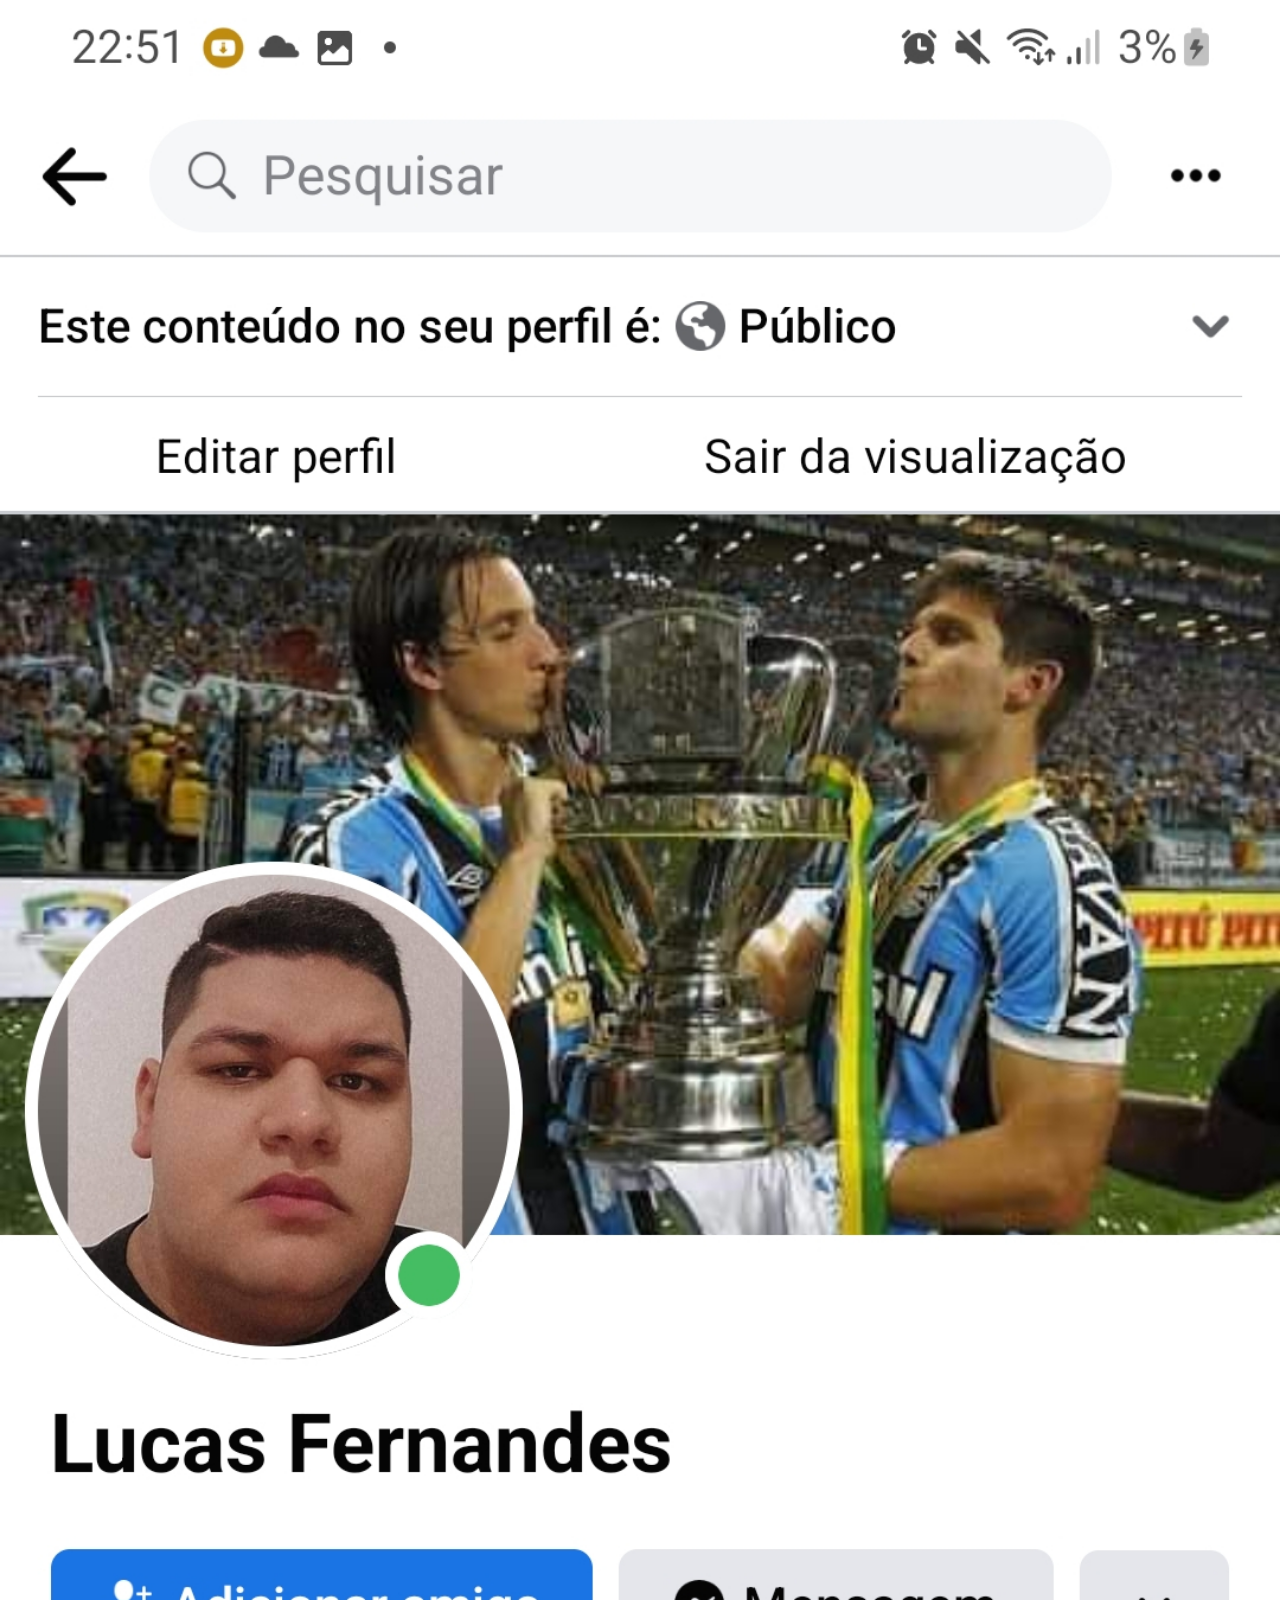
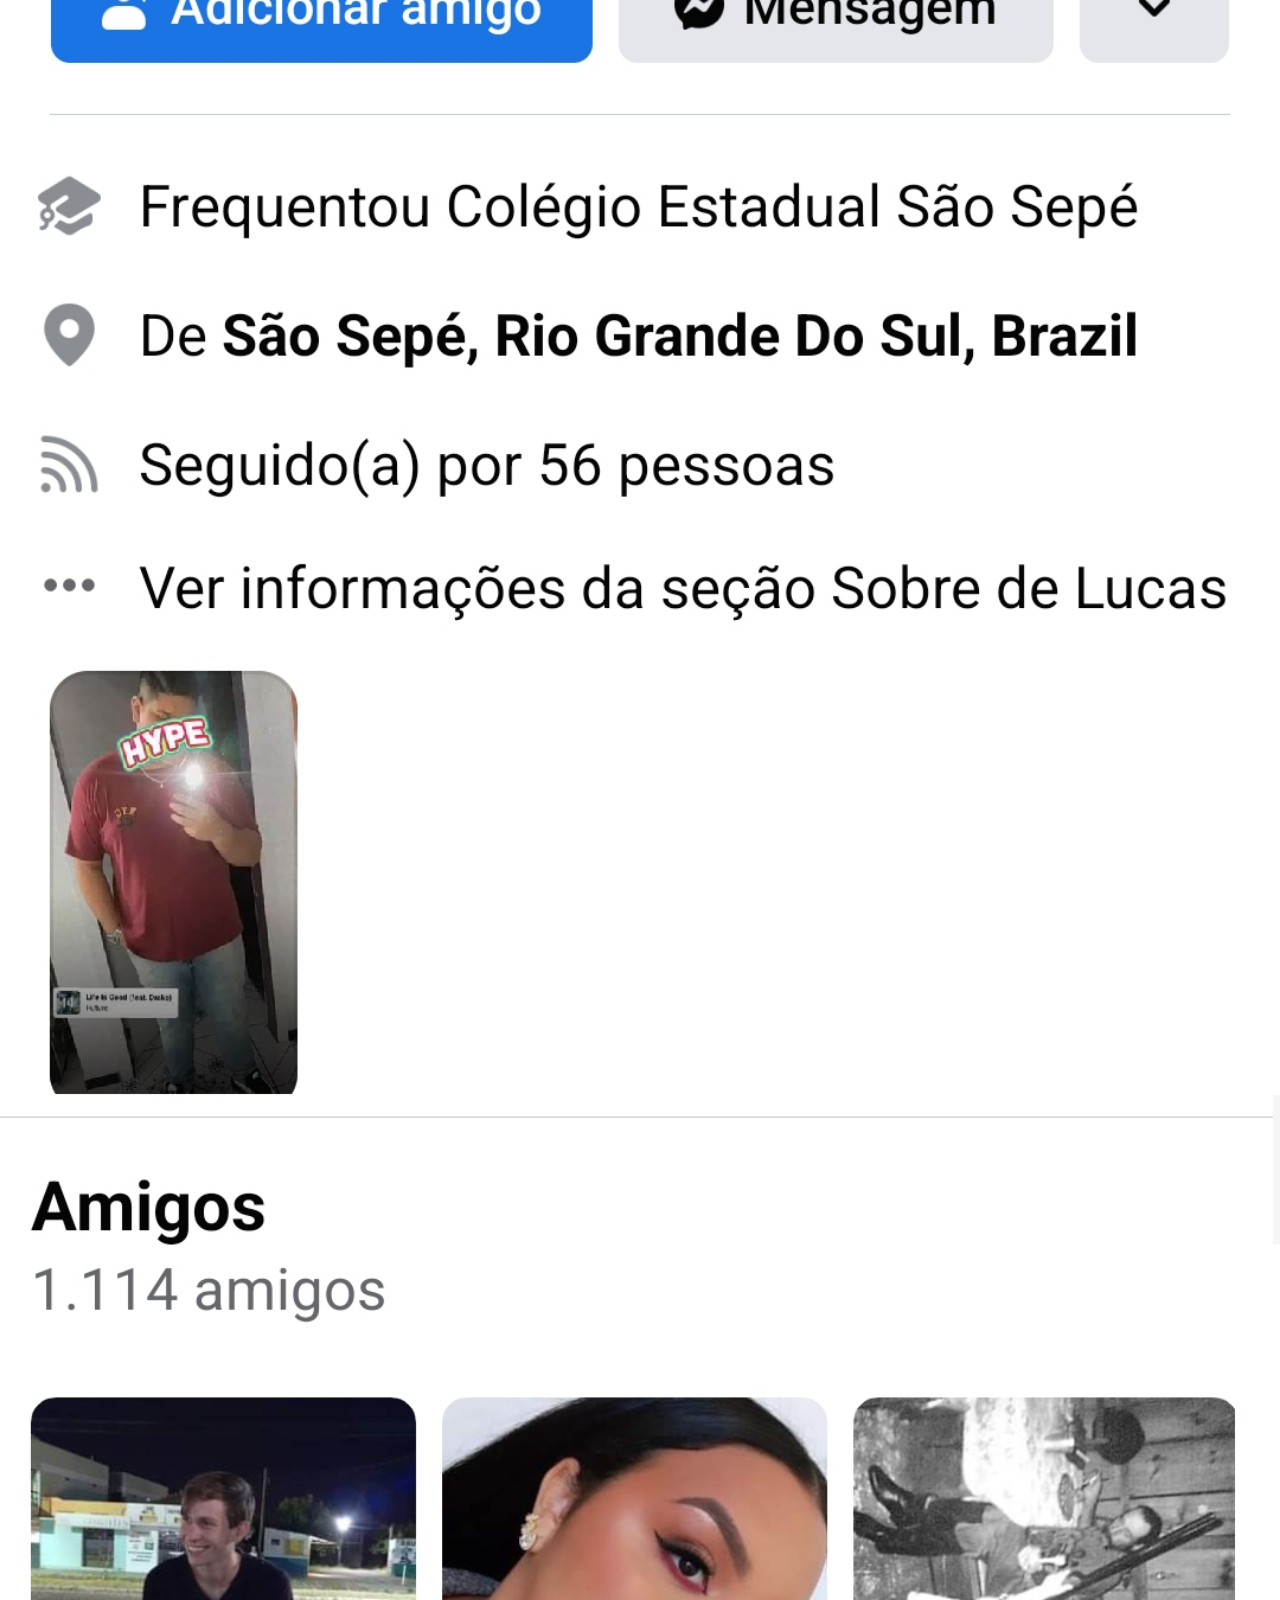
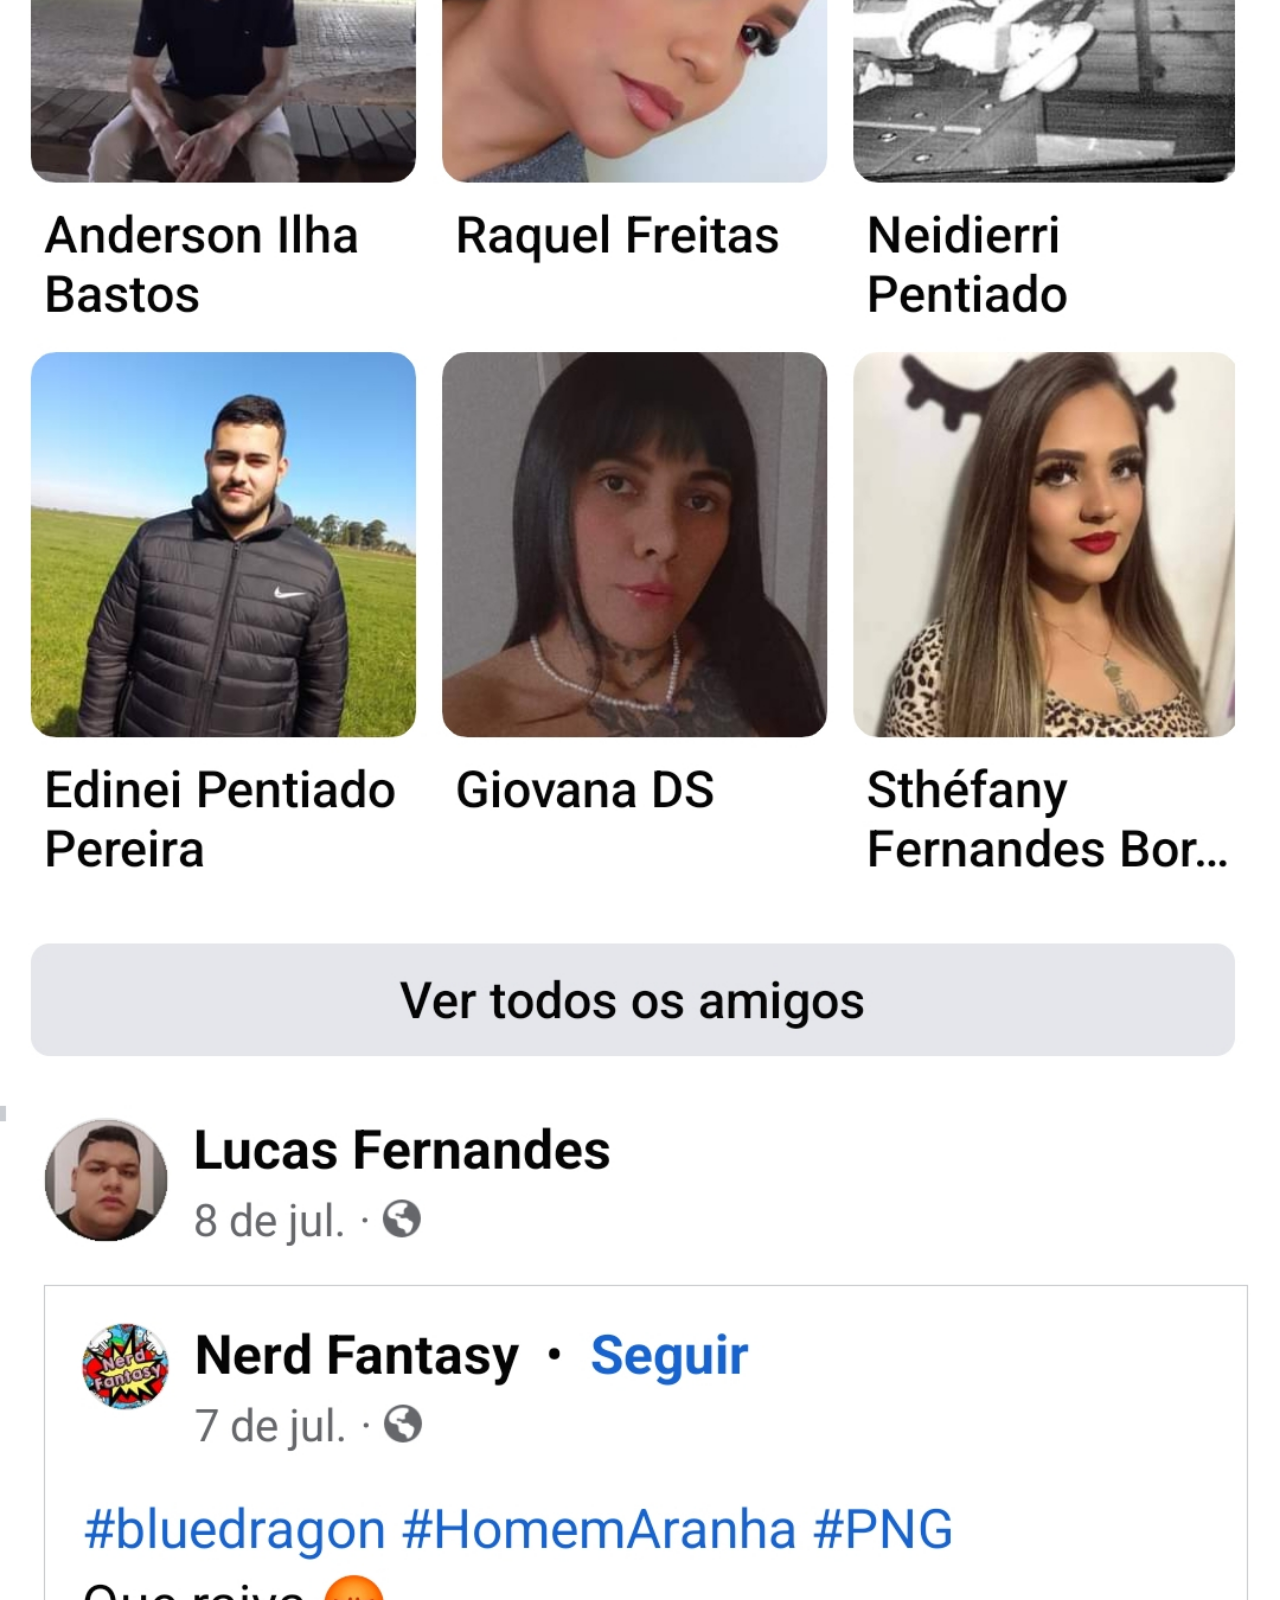
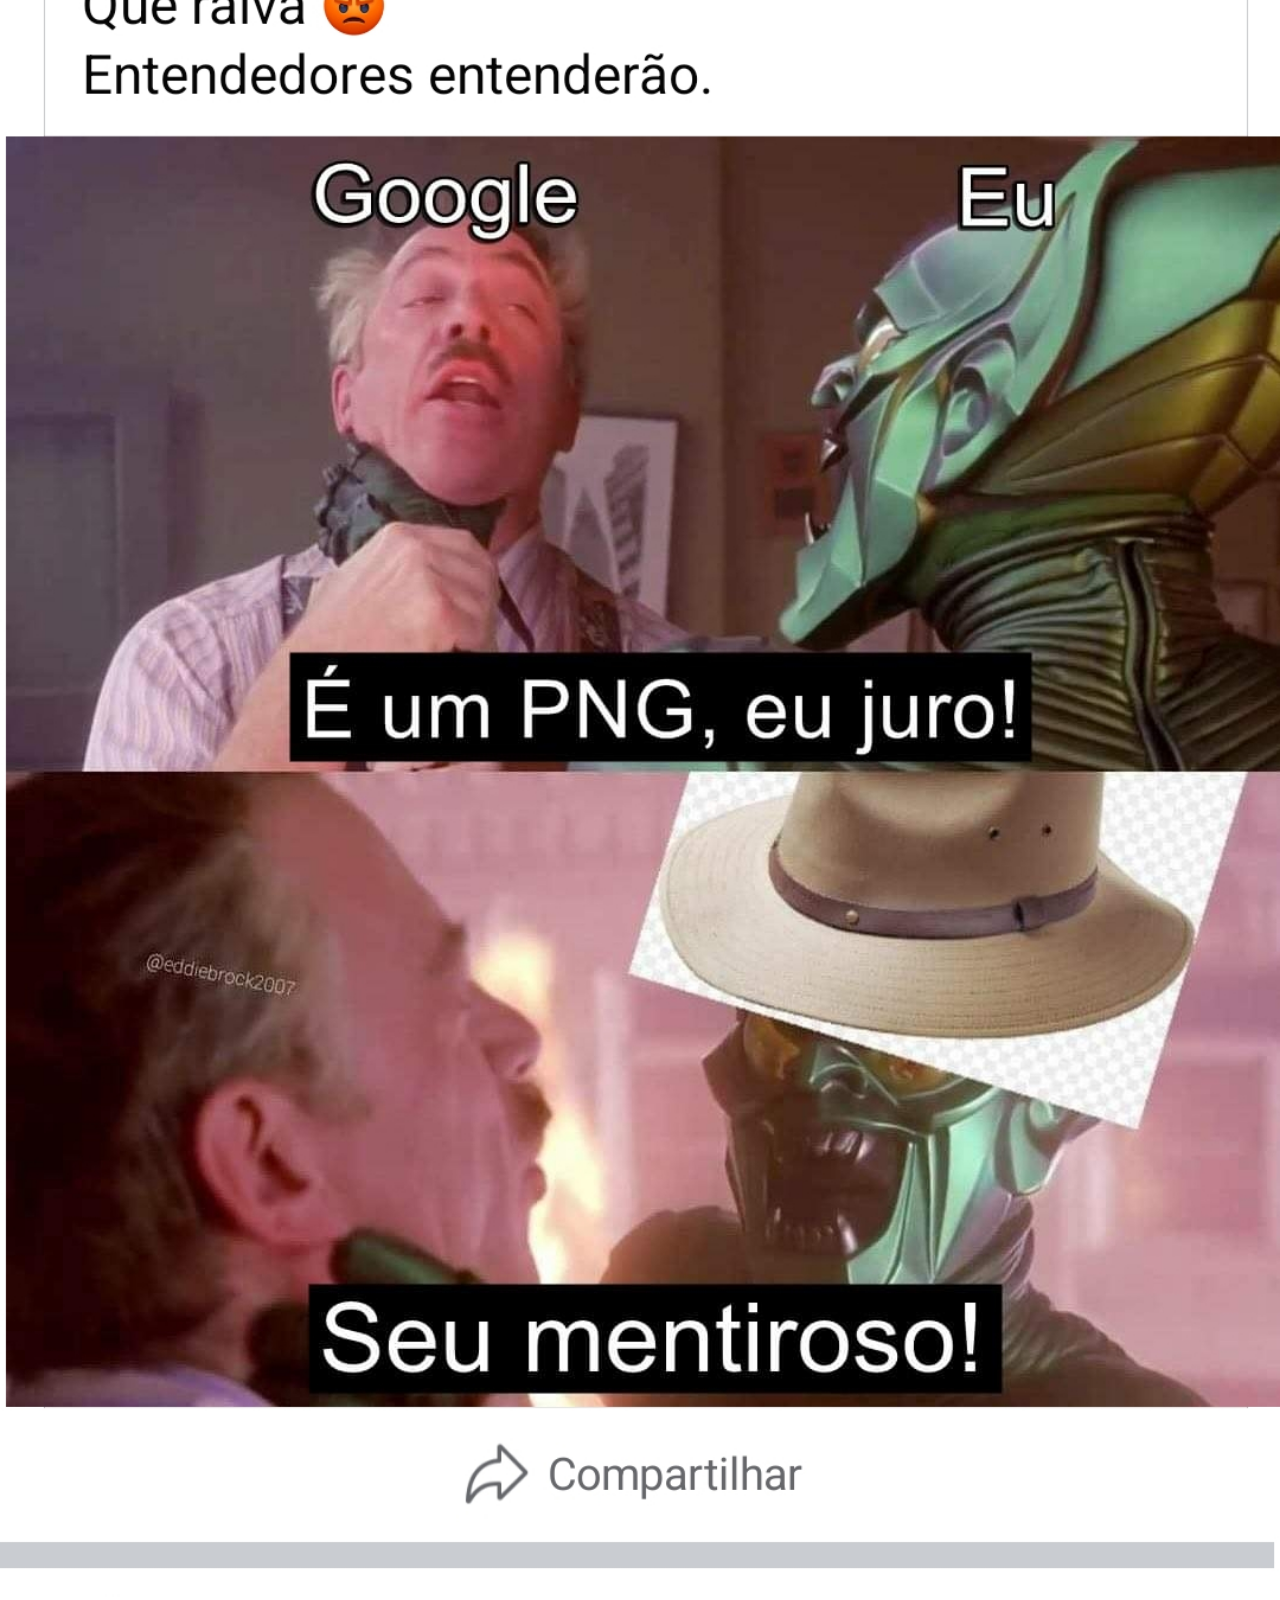
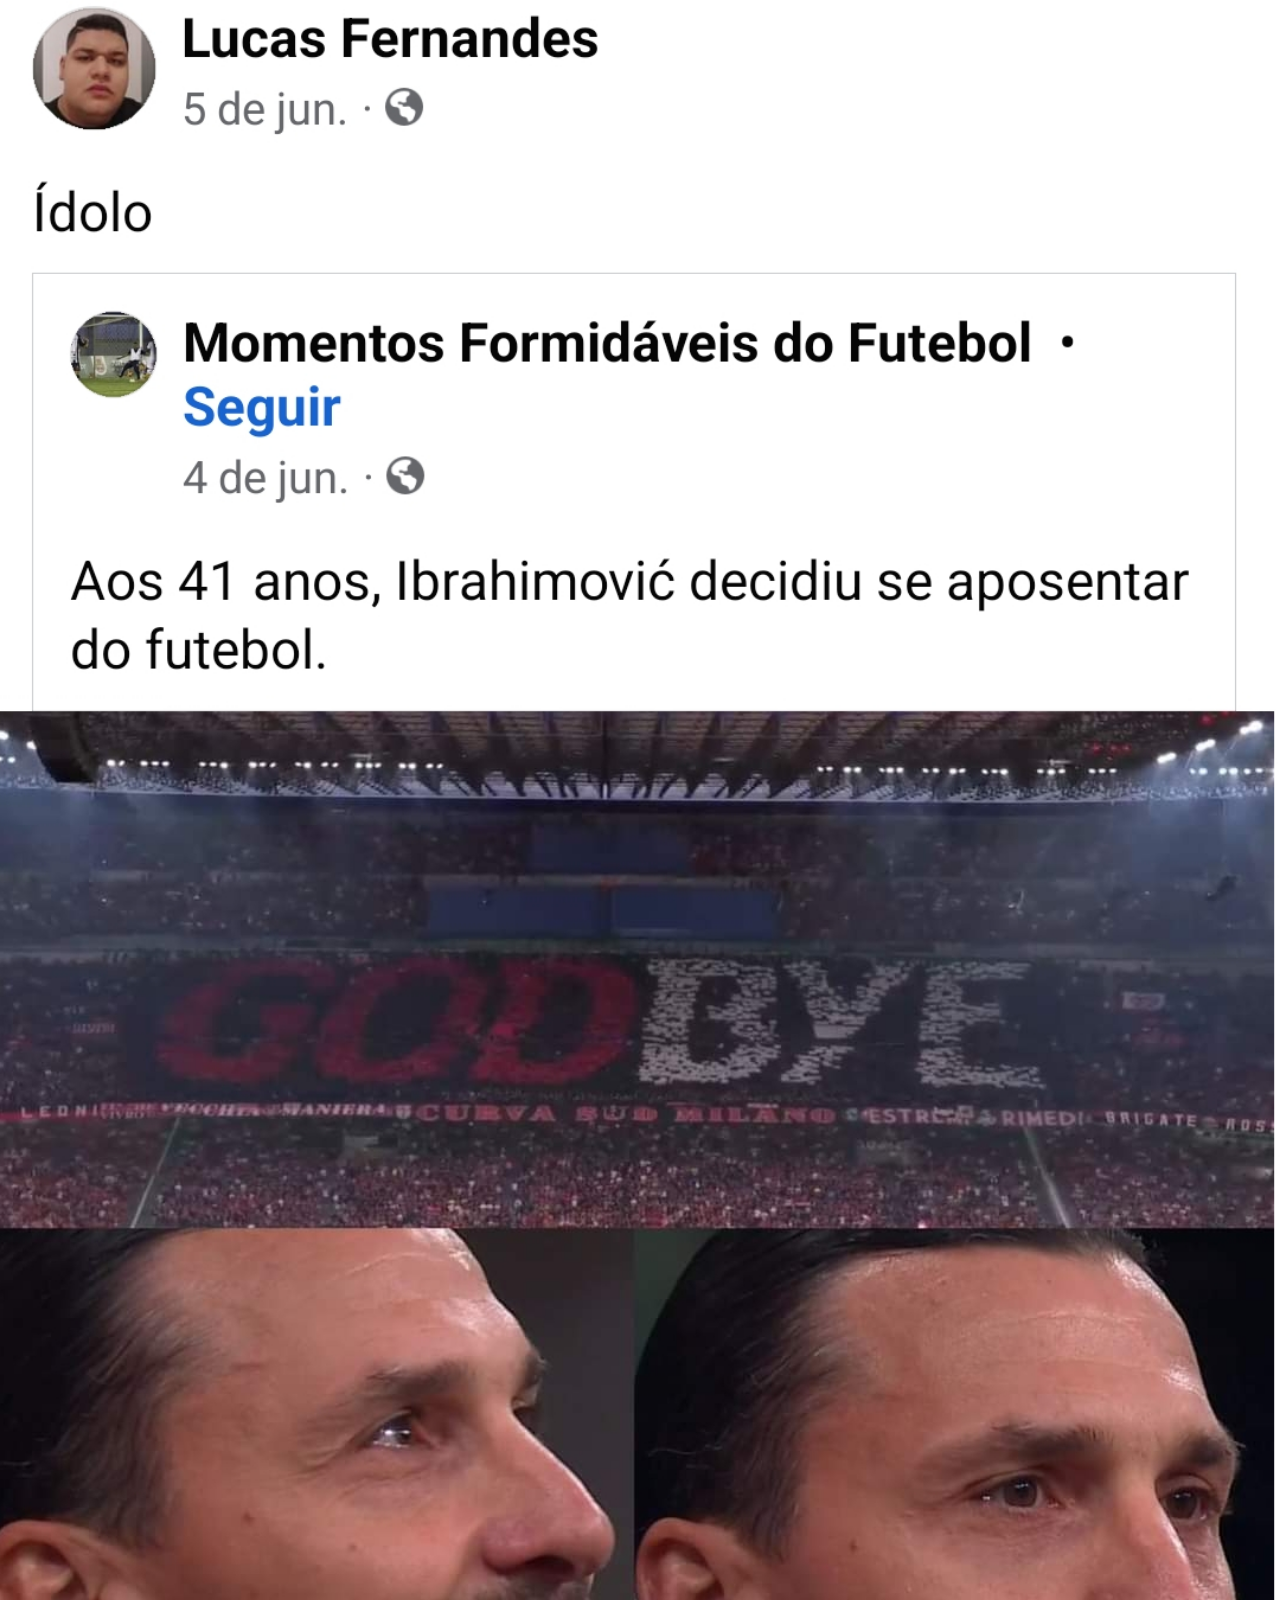
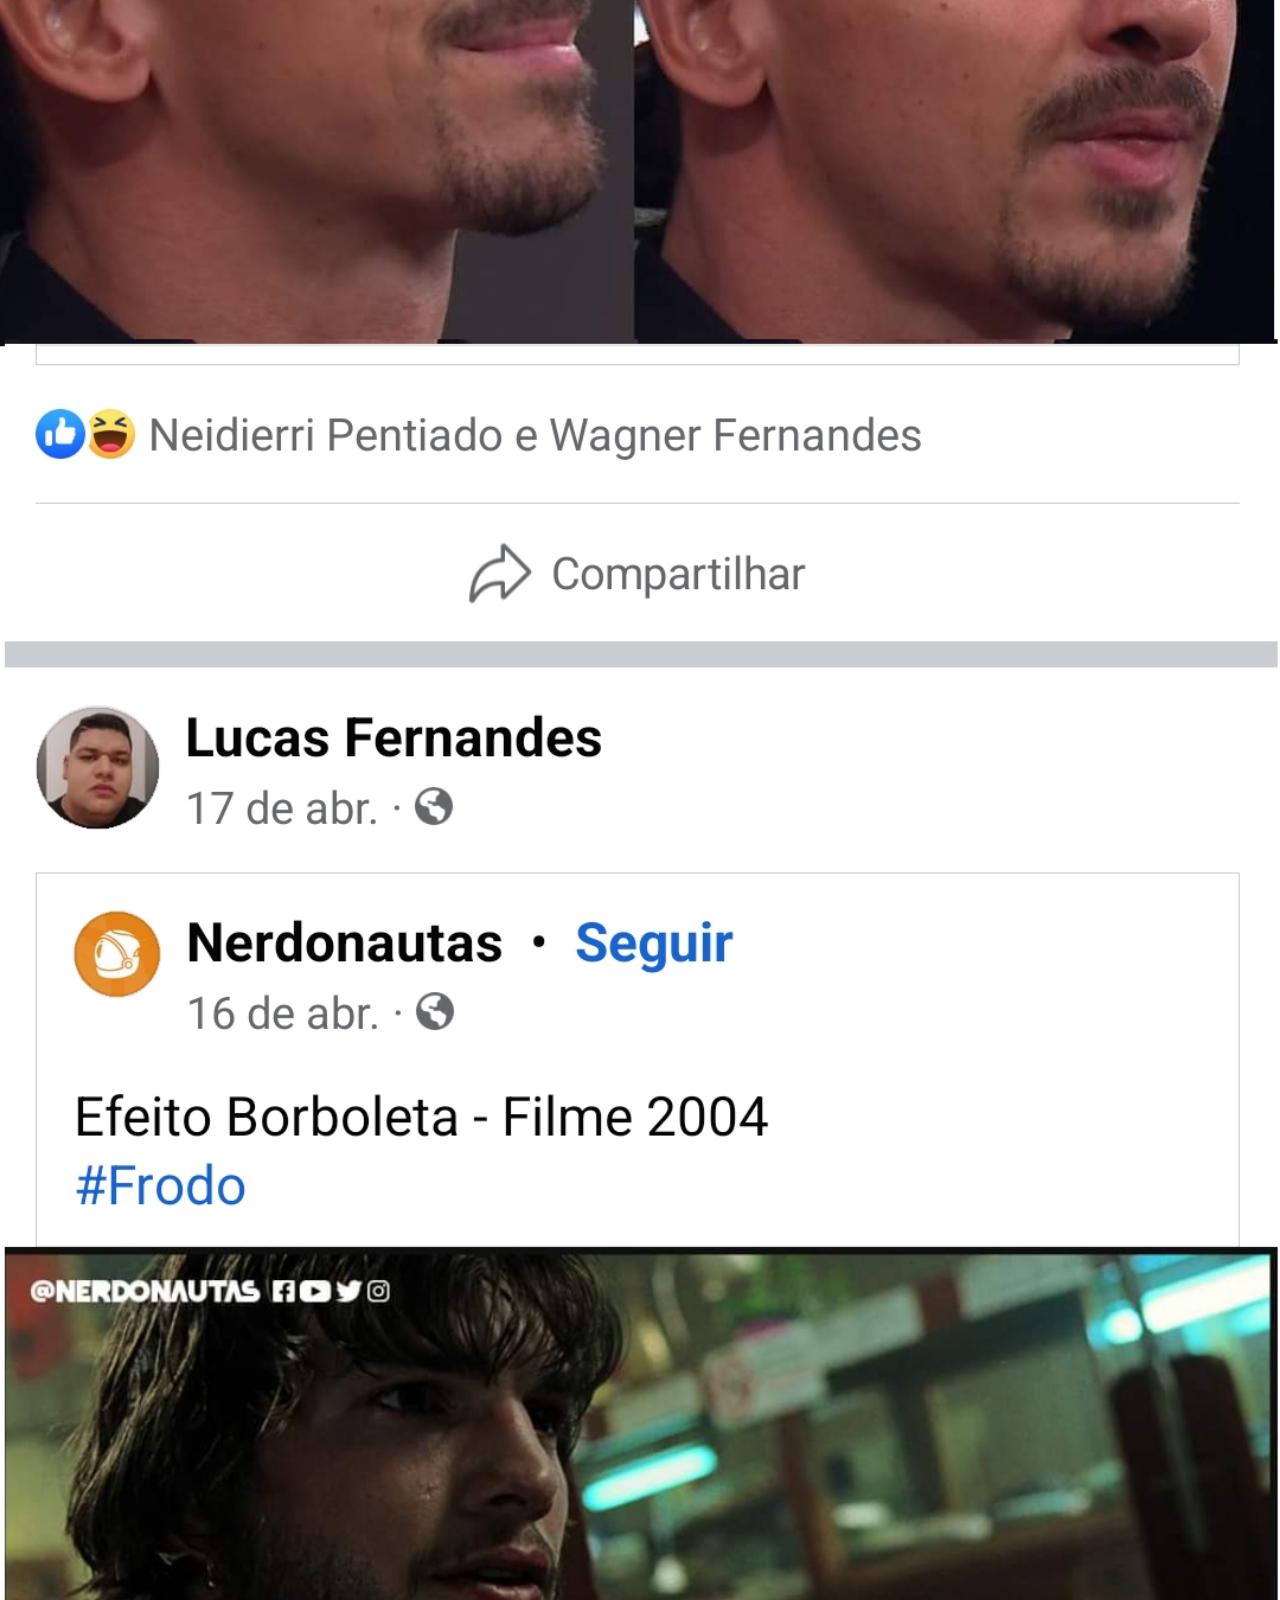
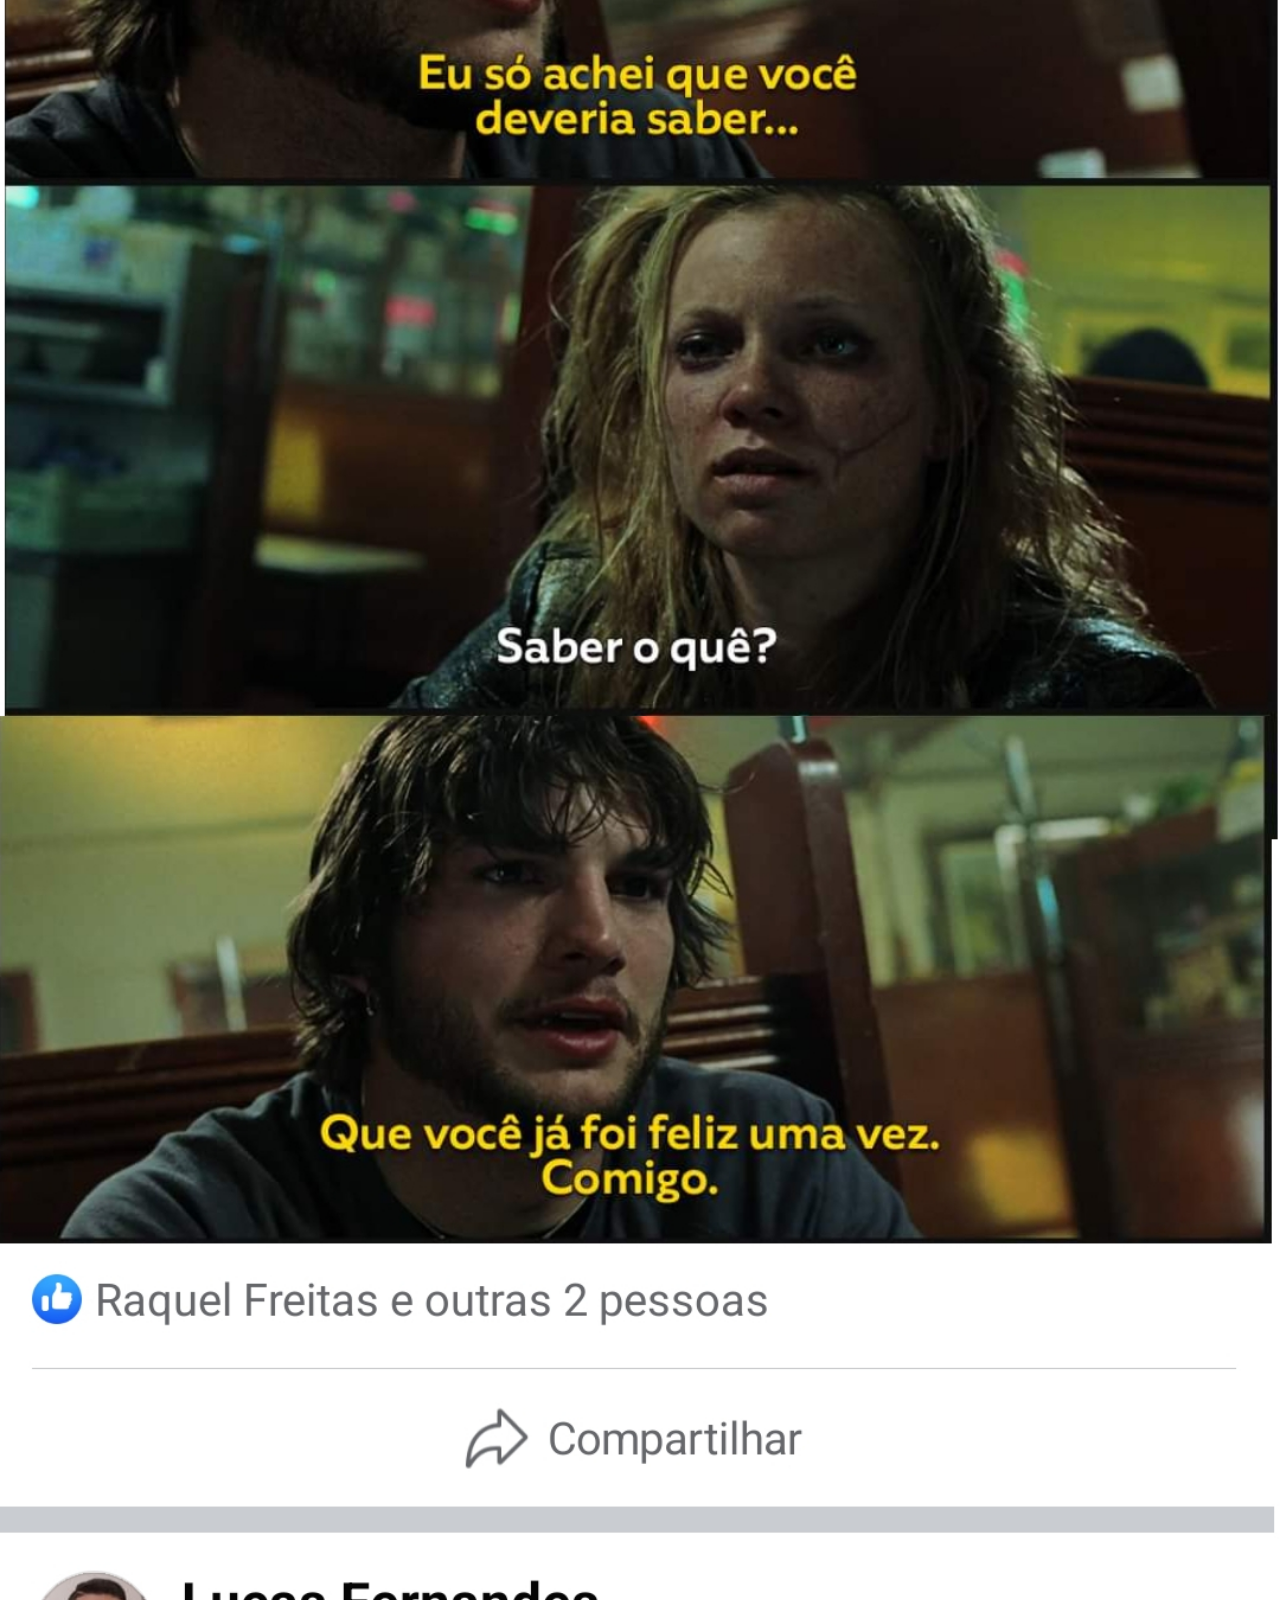
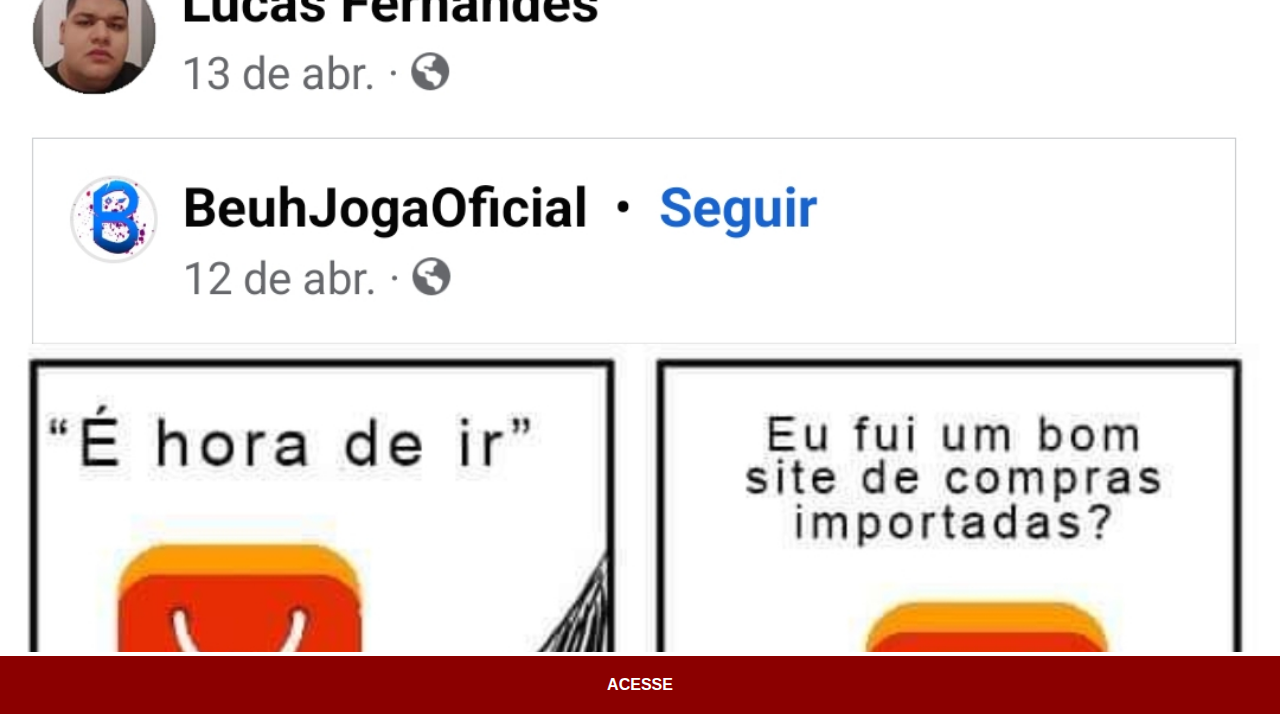
<file: facebook.html>
<!DOCTYPE html>
<html lang="pt-br">
<head>
    <meta charset="UTF-8">
    <meta name="viewport" content="width=device-width, initial-scale=1.0">
    <title>Facebook</title>
    <link rel="stylesheet" href="estilos/social.css">
</head>
<body>
    <img src="fotos/facebooknova.jpg" alt="Facebook">
    <a href="https://www.facebook.com/people/Lucas-Fernandes/pfbid0G1Q47nEa3U34p5jiNfd6Dxa14CCGzFcbXkwxz3PrHzTaHRCa6K1egR2CXqJmcF9fl/" target="_blank">ACESSE</a>
</body>
</html>
</file>
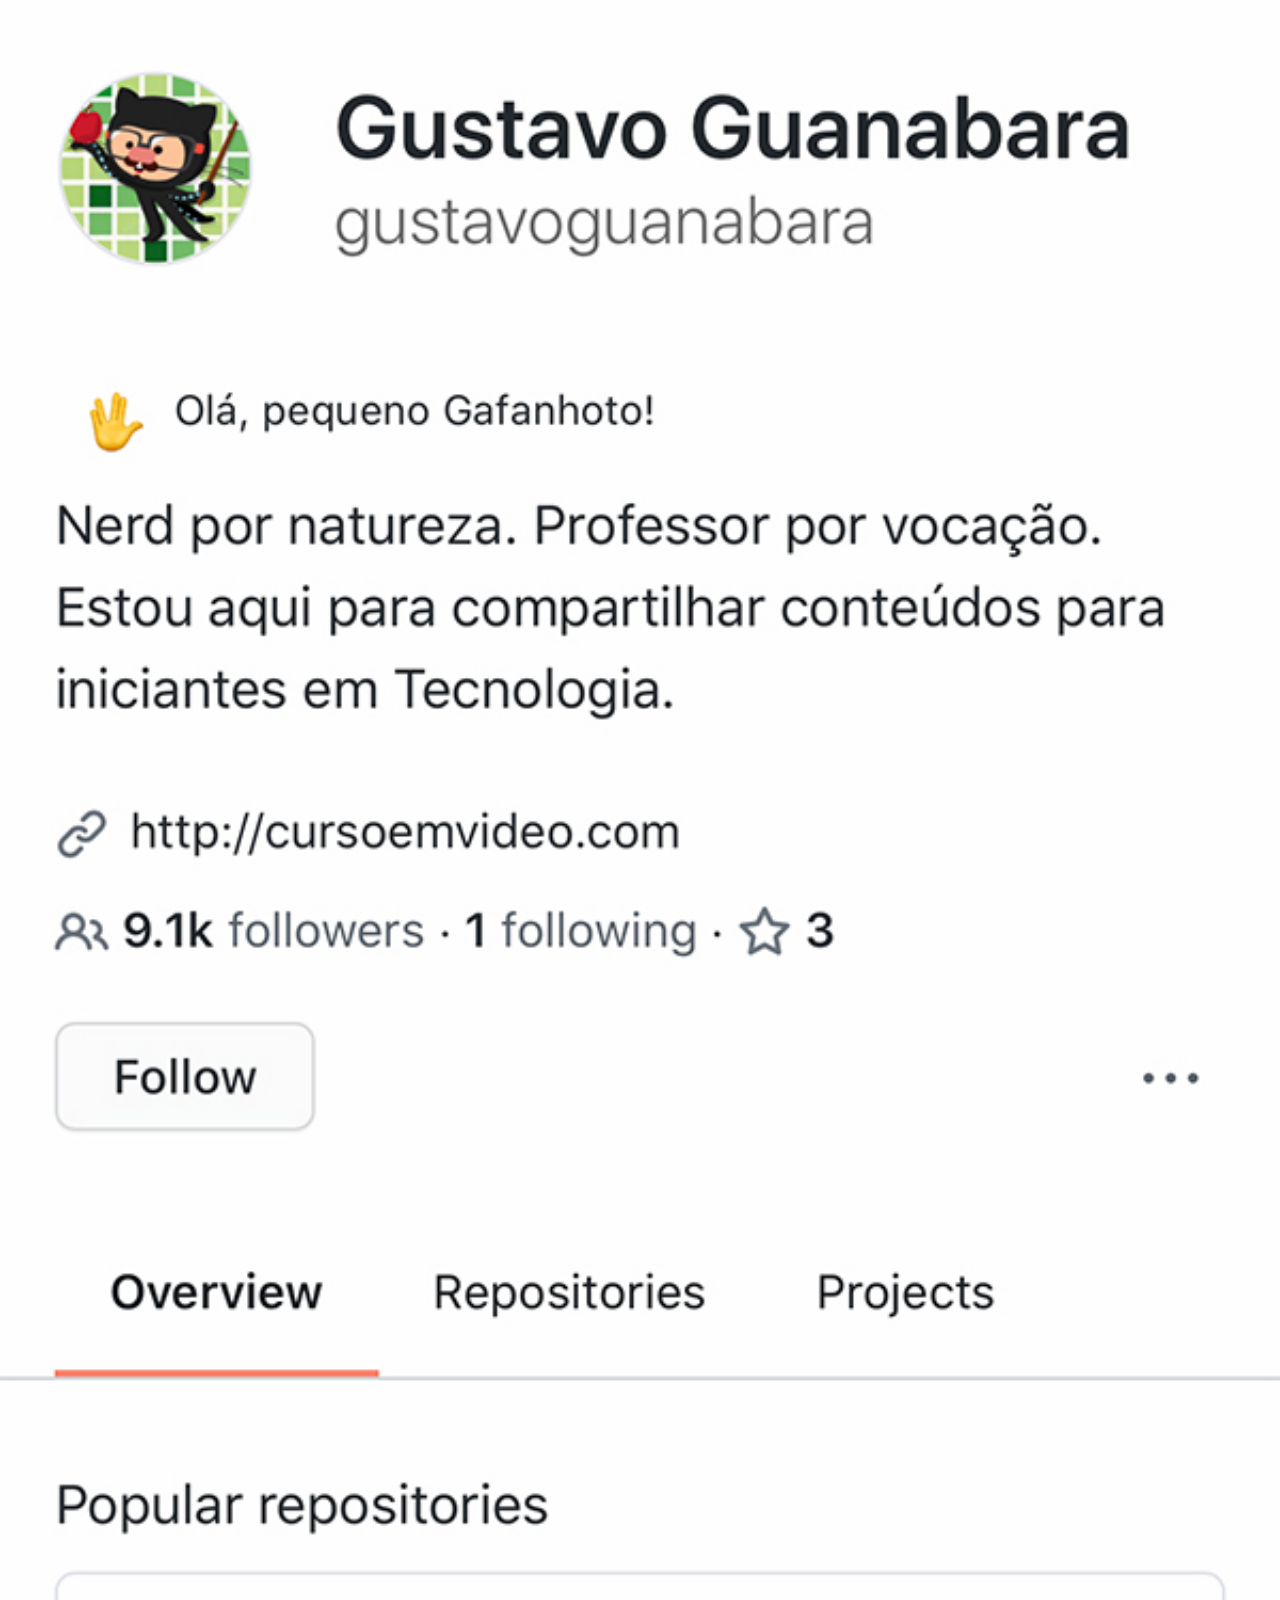
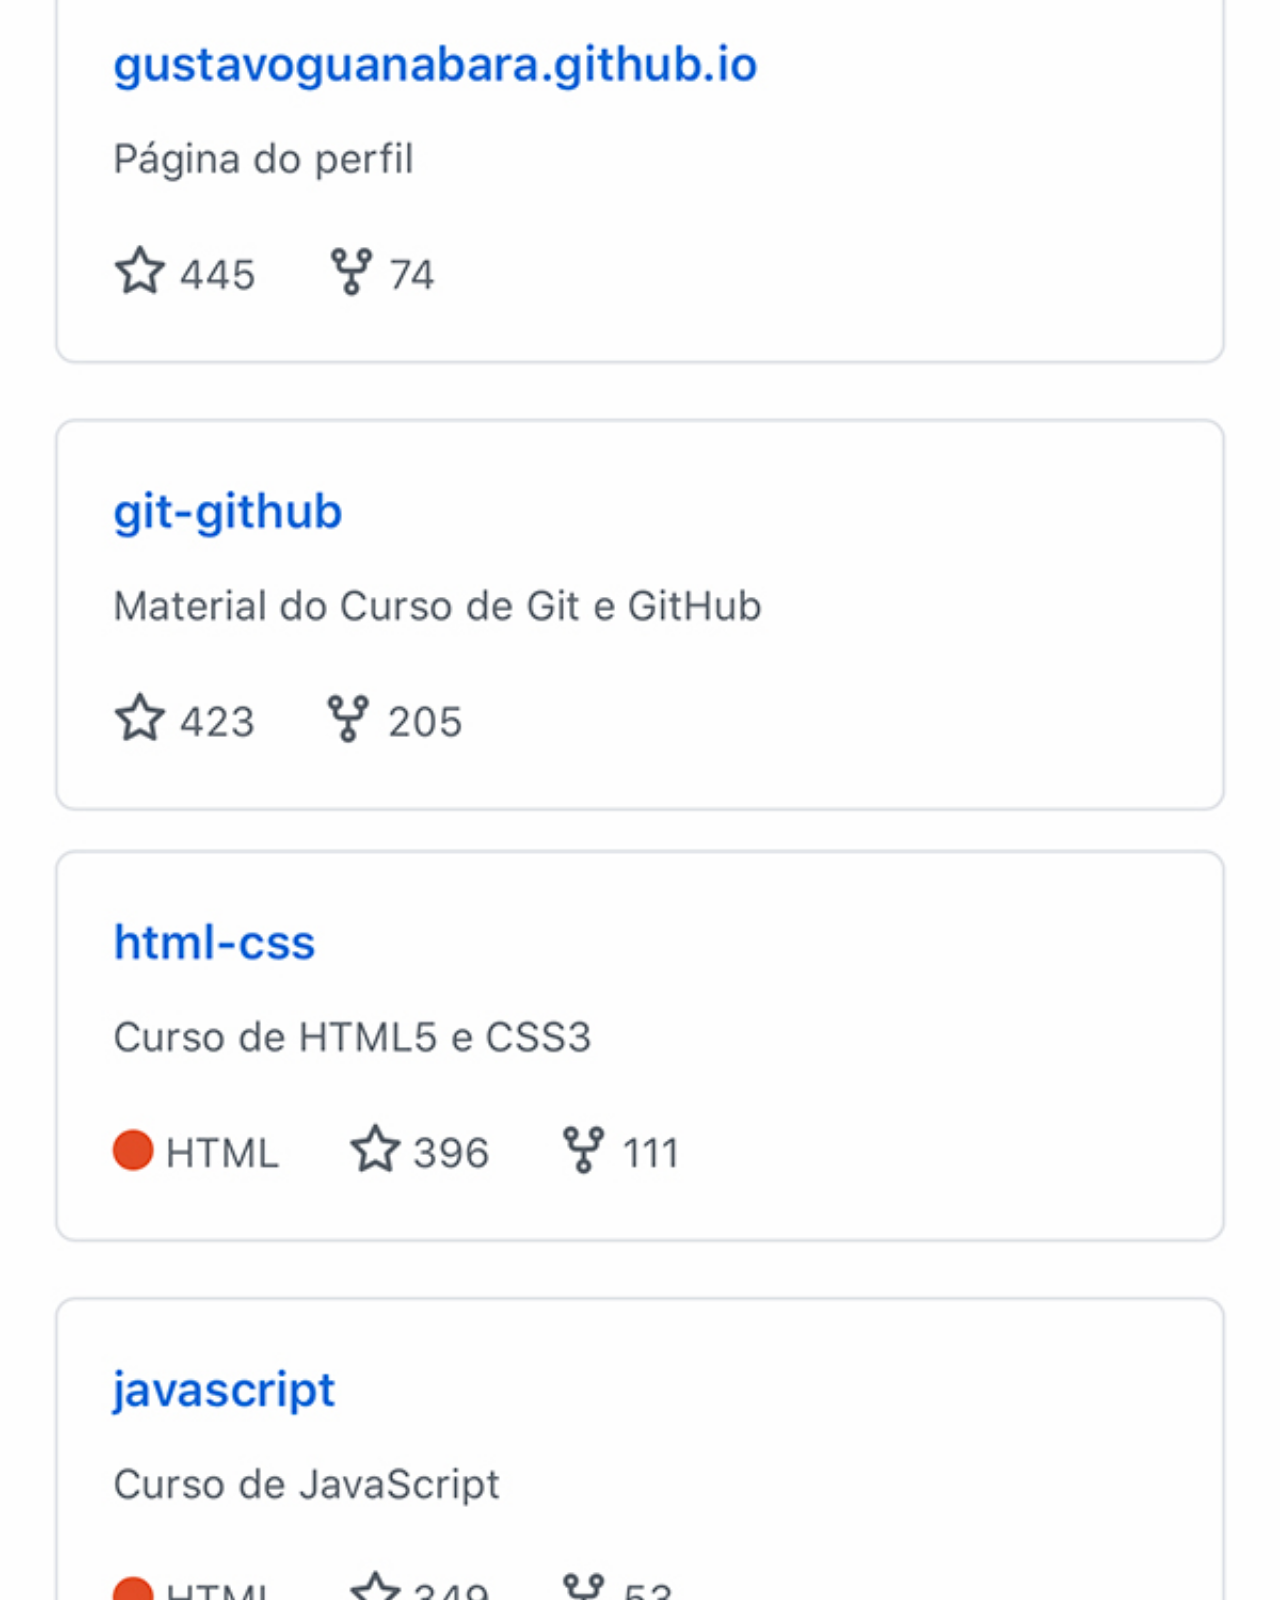
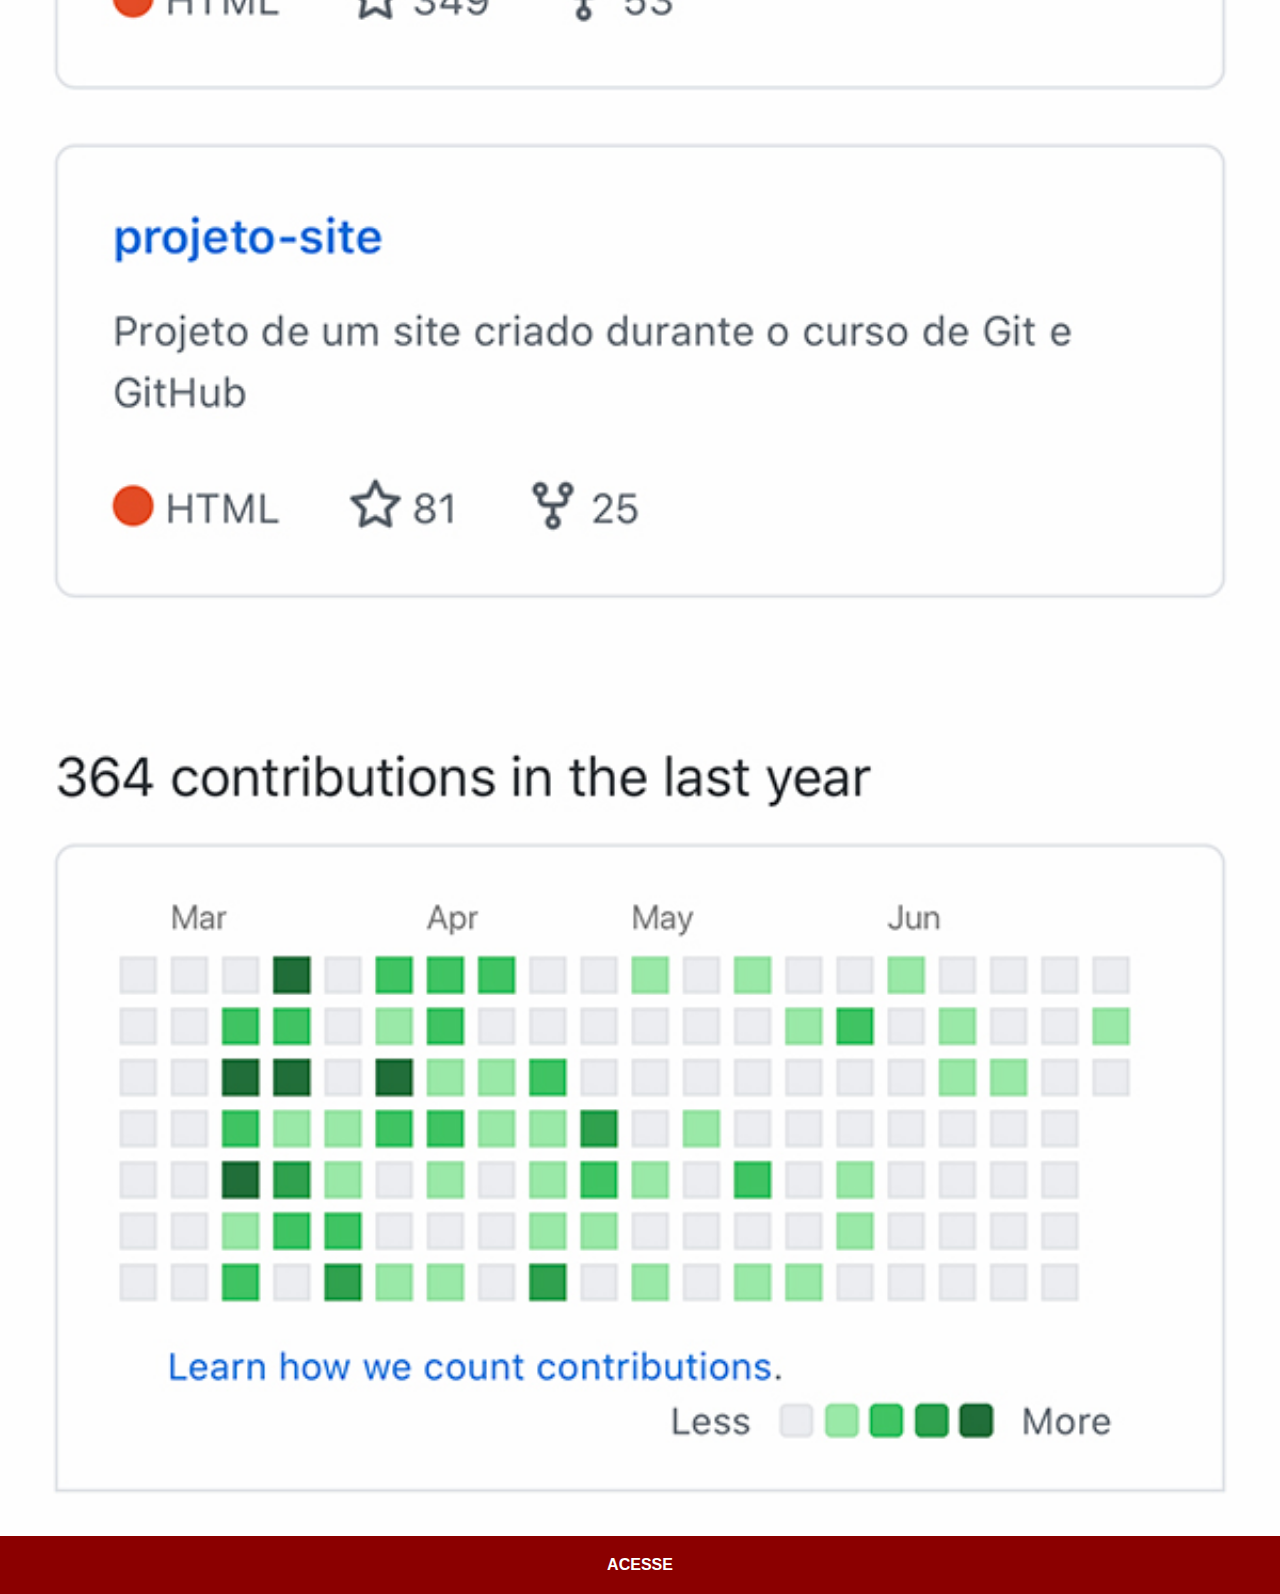
<file: github.html>
<!DOCTYPE html>
<html lang="PT-BR">
<head>
    <meta charset="UTF-8">
    <meta name="viewport" content="width=device-width, initial-scale=1.0">
    <title>GitHub</title>
    <link rel="stylesheet" href="estilos/social.css">
</head>
<body>
    <img src="imagens/tela-github.jpg" alt="Github">
    <a href="https://github.com/gustavoguanabara/" target="_blank">ACESSE</a>
</body>
</html>
</file>
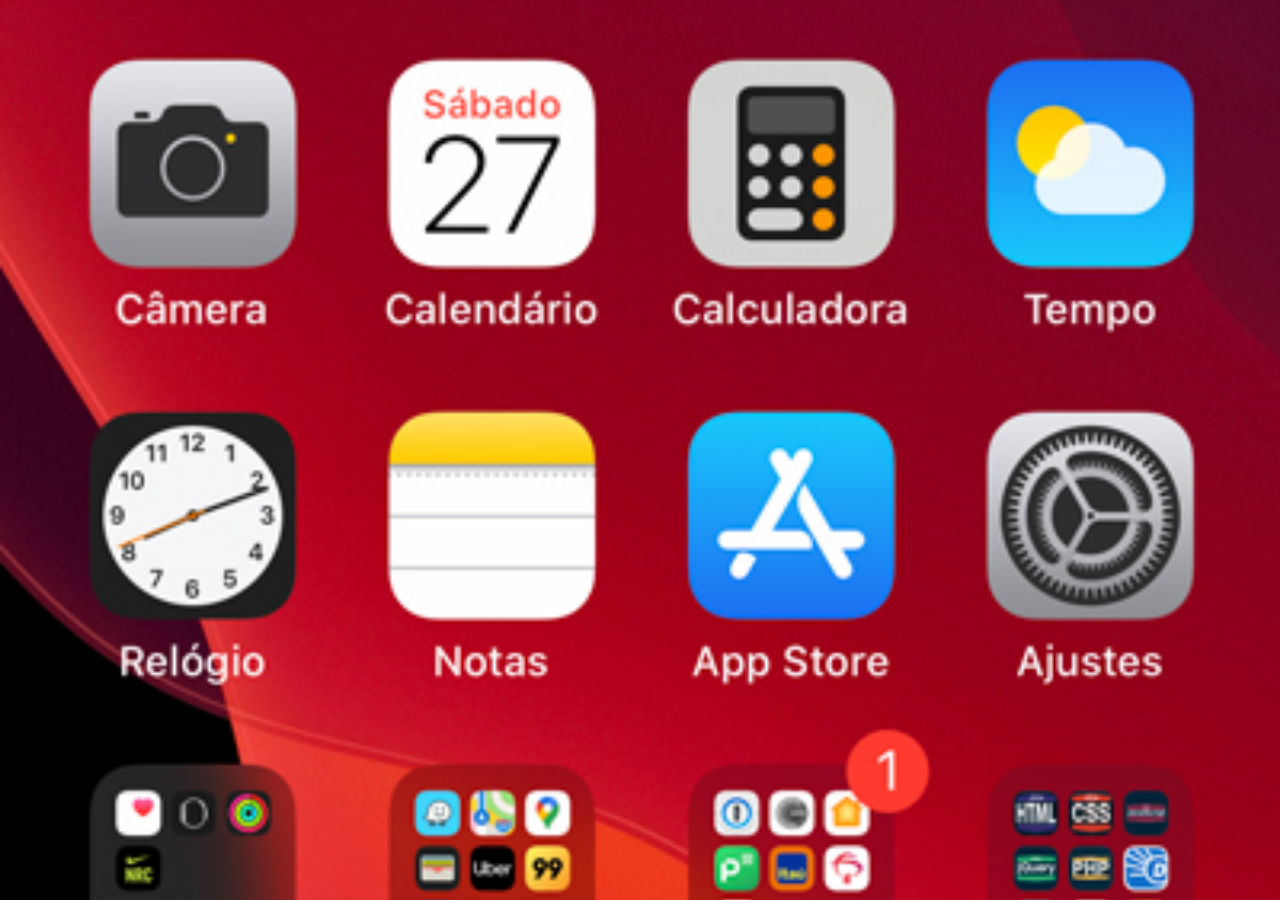
<file: home.html>
<!DOCTYPE html>
<html lang="pt-br">
<head>
    <meta charset="UTF-8">
    <meta name="viewport" content="width=device-width, initial-scale=1.0">
    <title>Home</title>
    
</head>
<style>
        *{
            margin: 0px;
            padding: 0px;
        }

        body{
            width: 100vw;
            height: 100vh;
            background:black url('imagens/tela-home.jpg') no-repeat top center;
            background-size: cover;
        }
    </style>
<body>
    
</body>
</html>
</file>
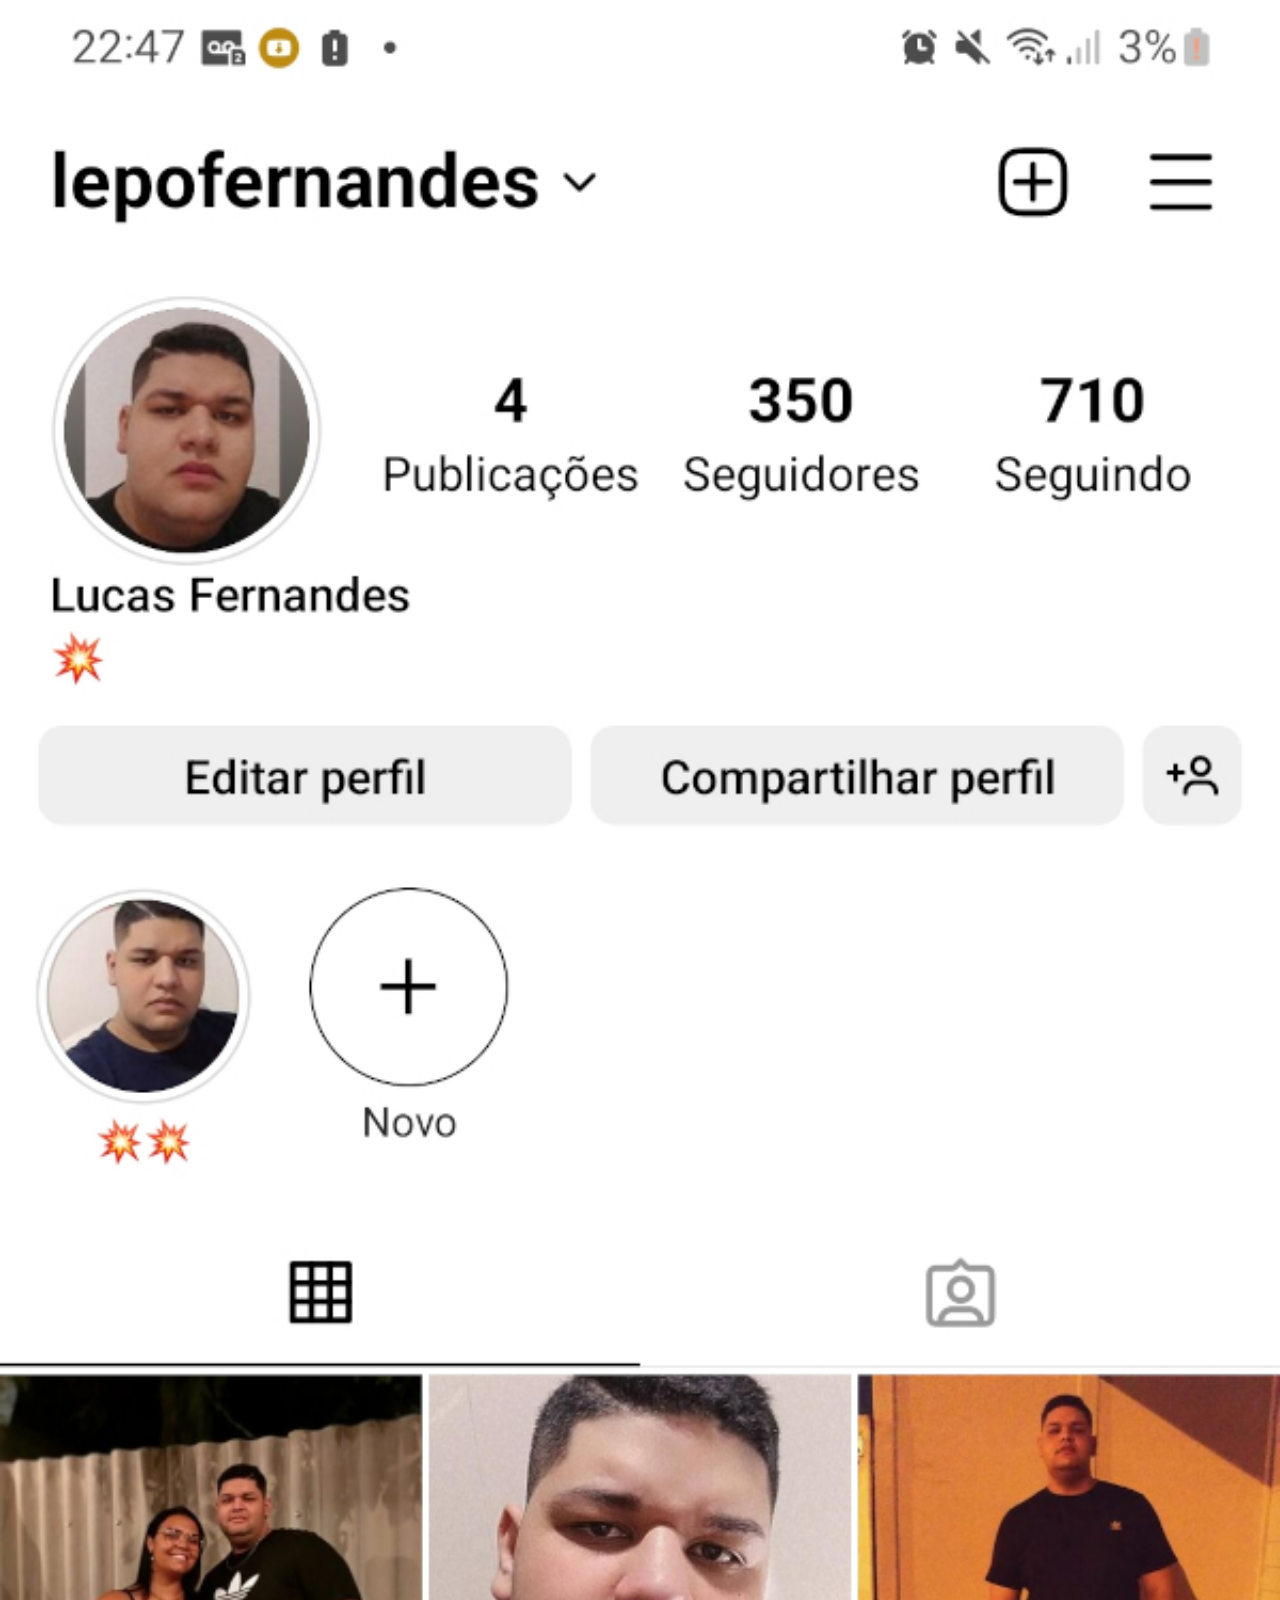
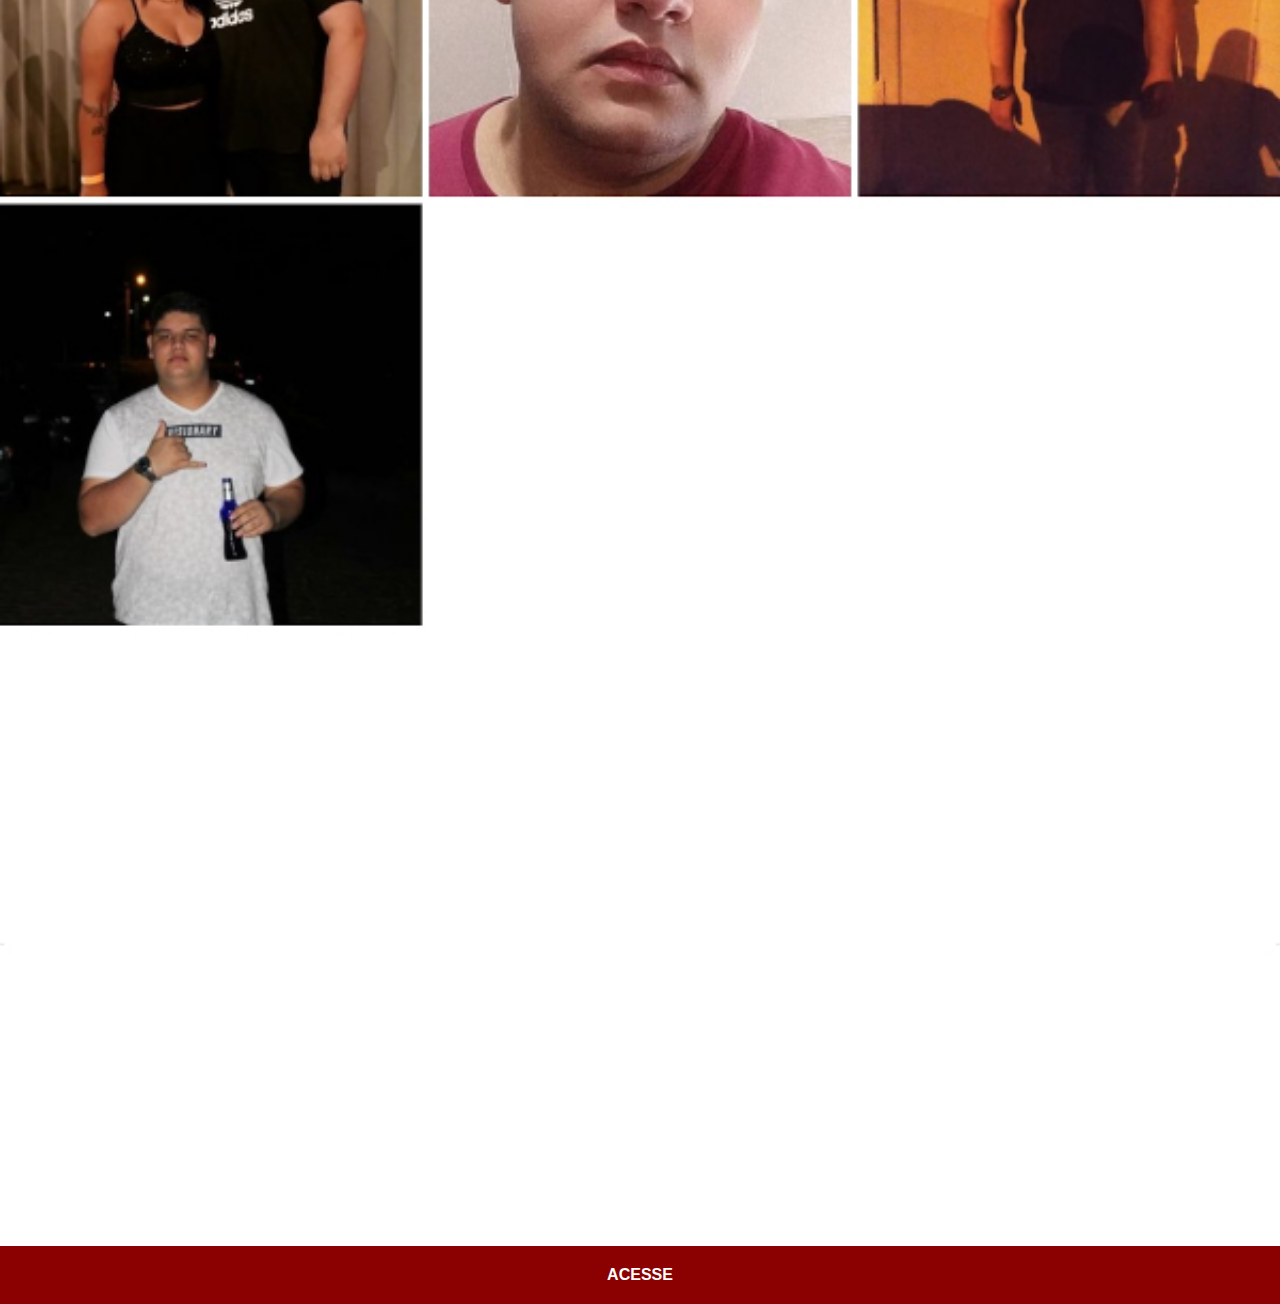
<file: instagram.html>
<!DOCTYPE html>
<html lang="pt-br">
<head>
    <meta charset="UTF-8">
    <meta name="viewport" content="width=device-width, initial-scale=1.0">
    <title>Instagram</title>
    <link rel="stylesheet" href="estilos/social.css">
</head>
<body>
    <img src="fotos/instagramnova.jpg" alt="Instagram">
    <a href="https://www.instagram.com/lepofernandes/" target="_blank">ACESSE</a>
</body>
</html>
</file>
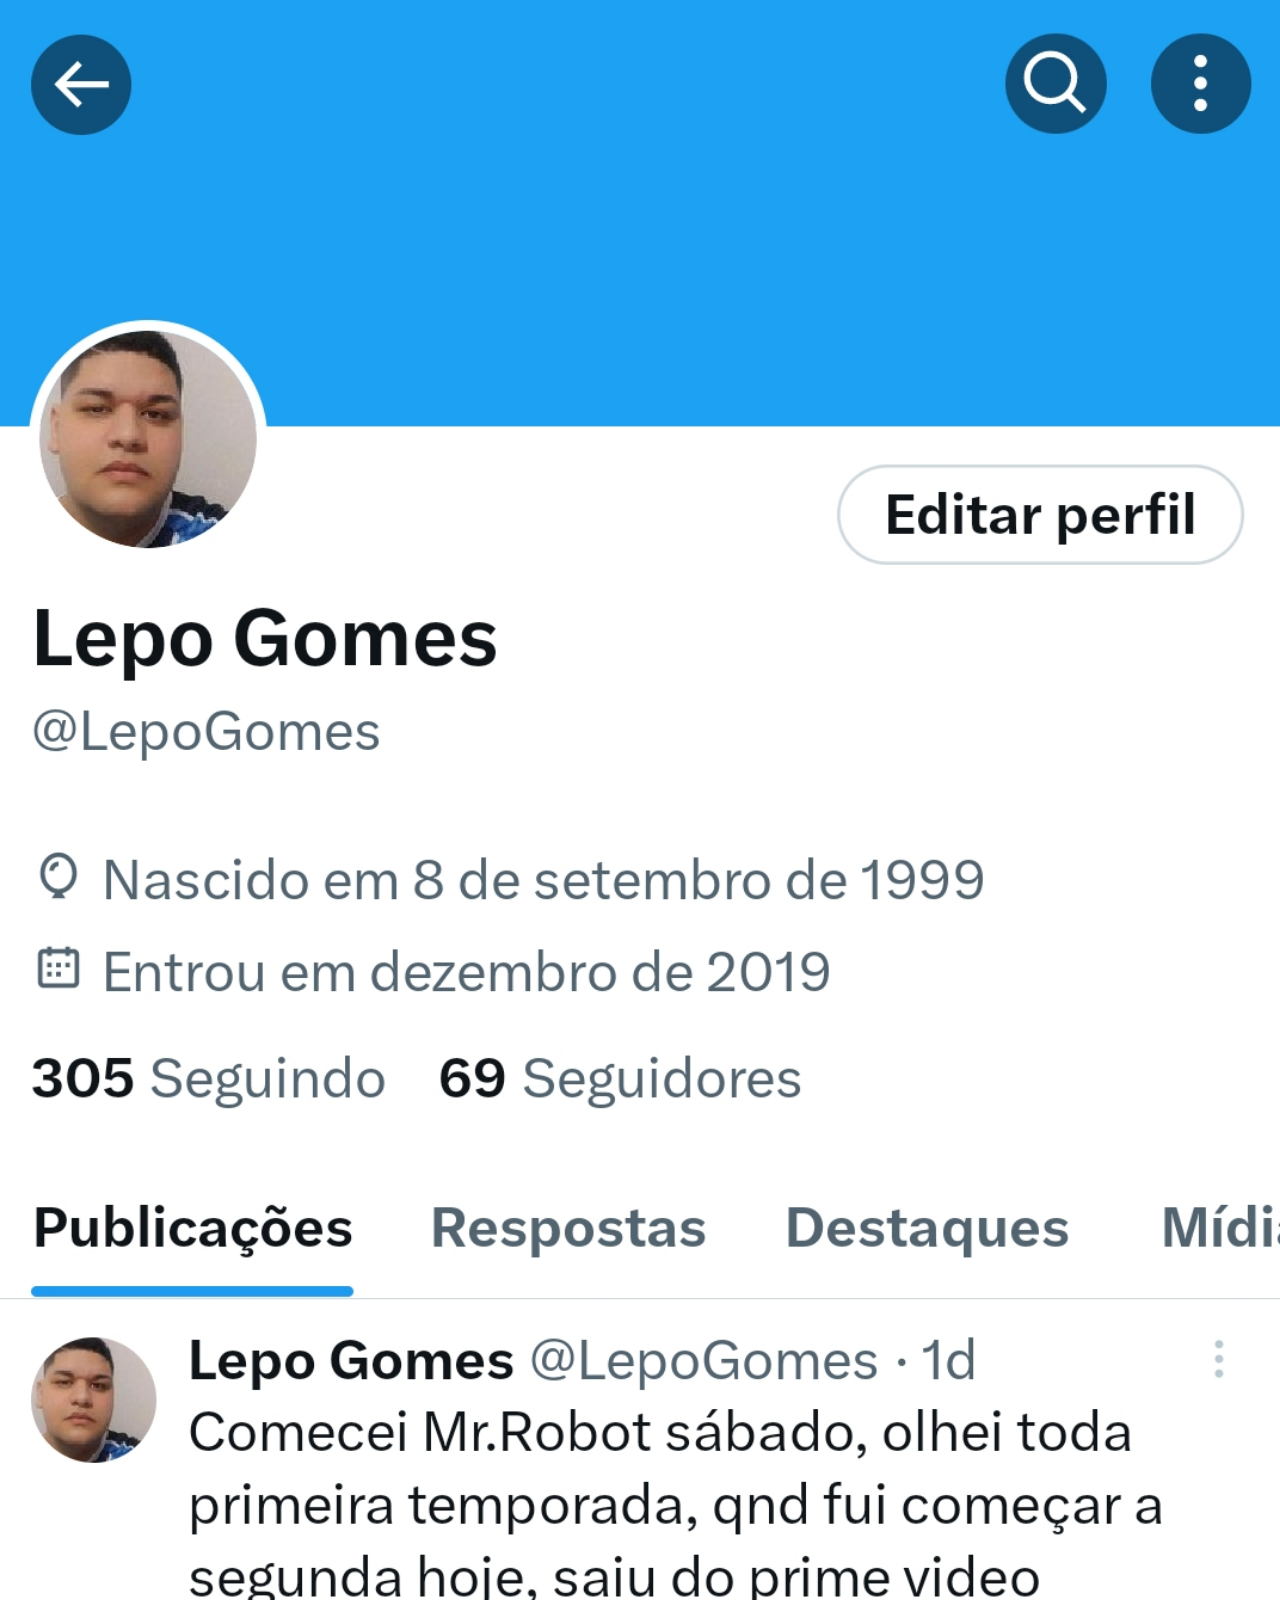
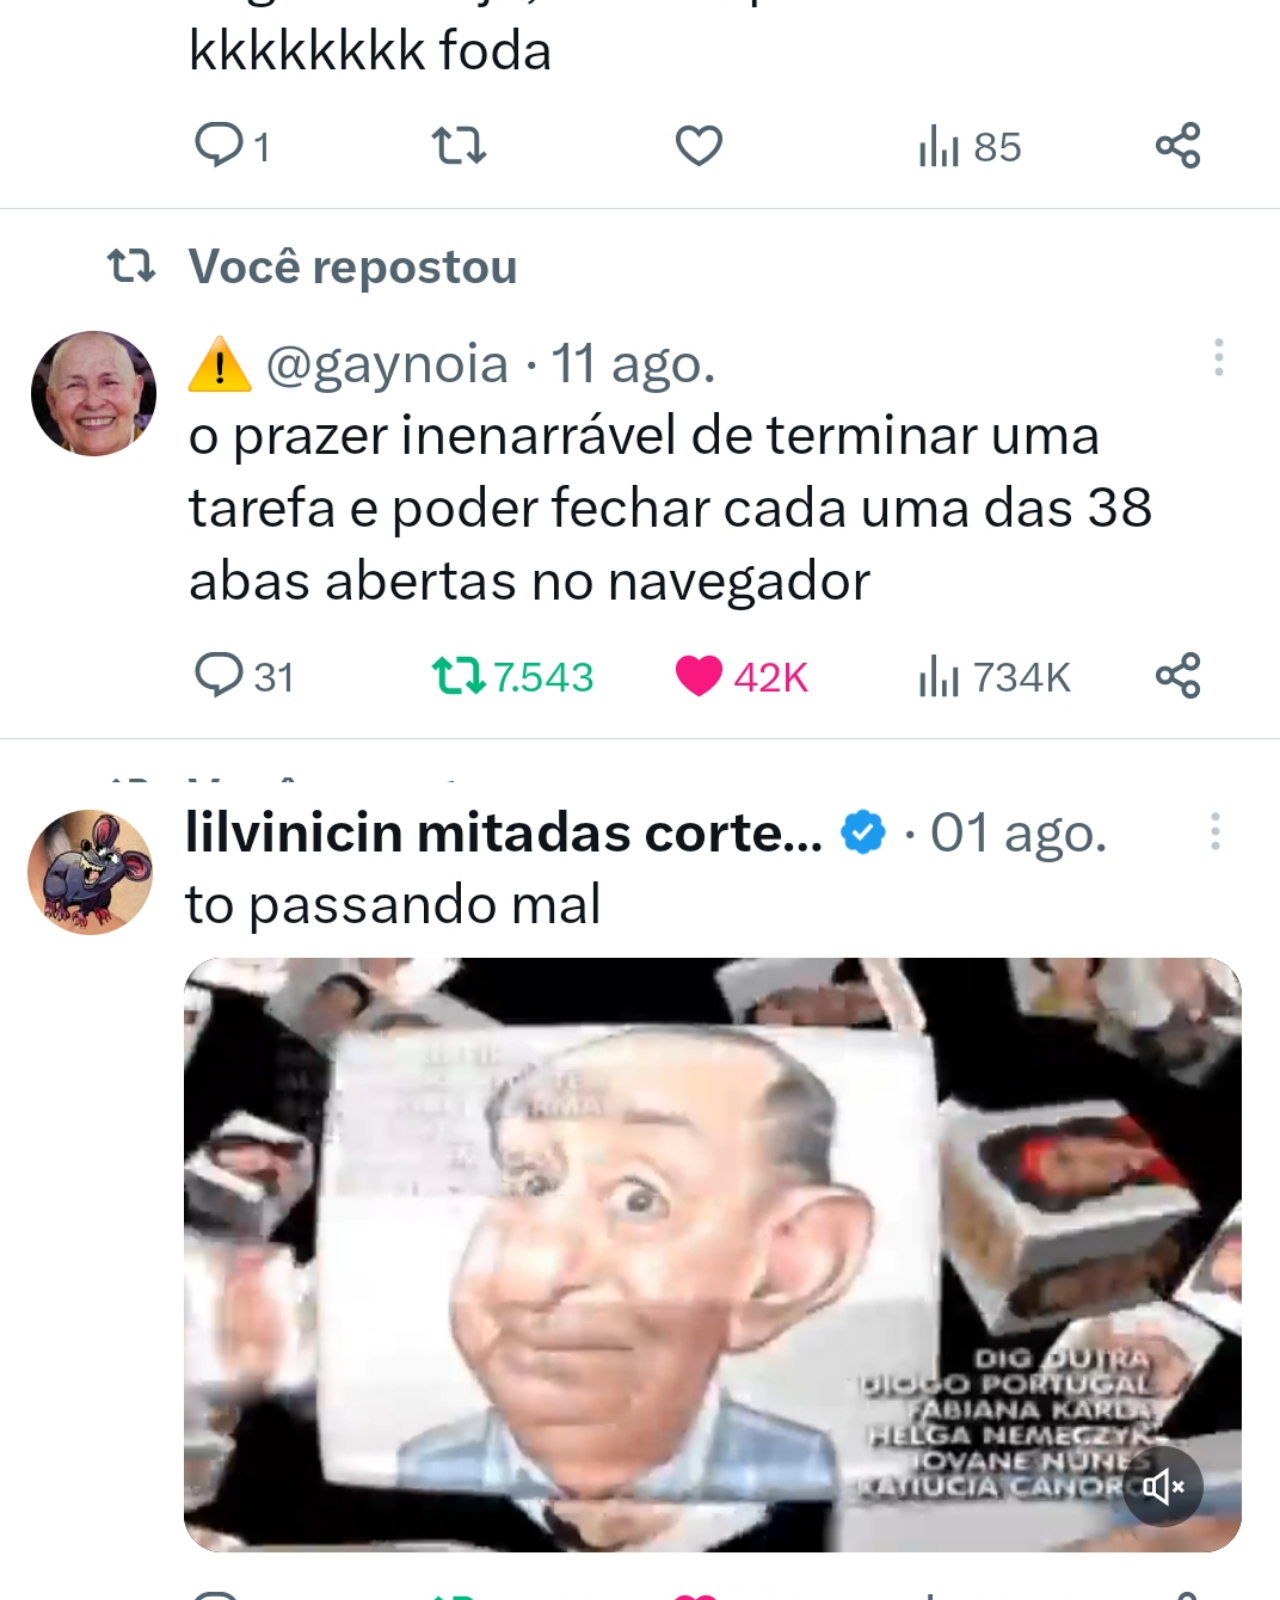
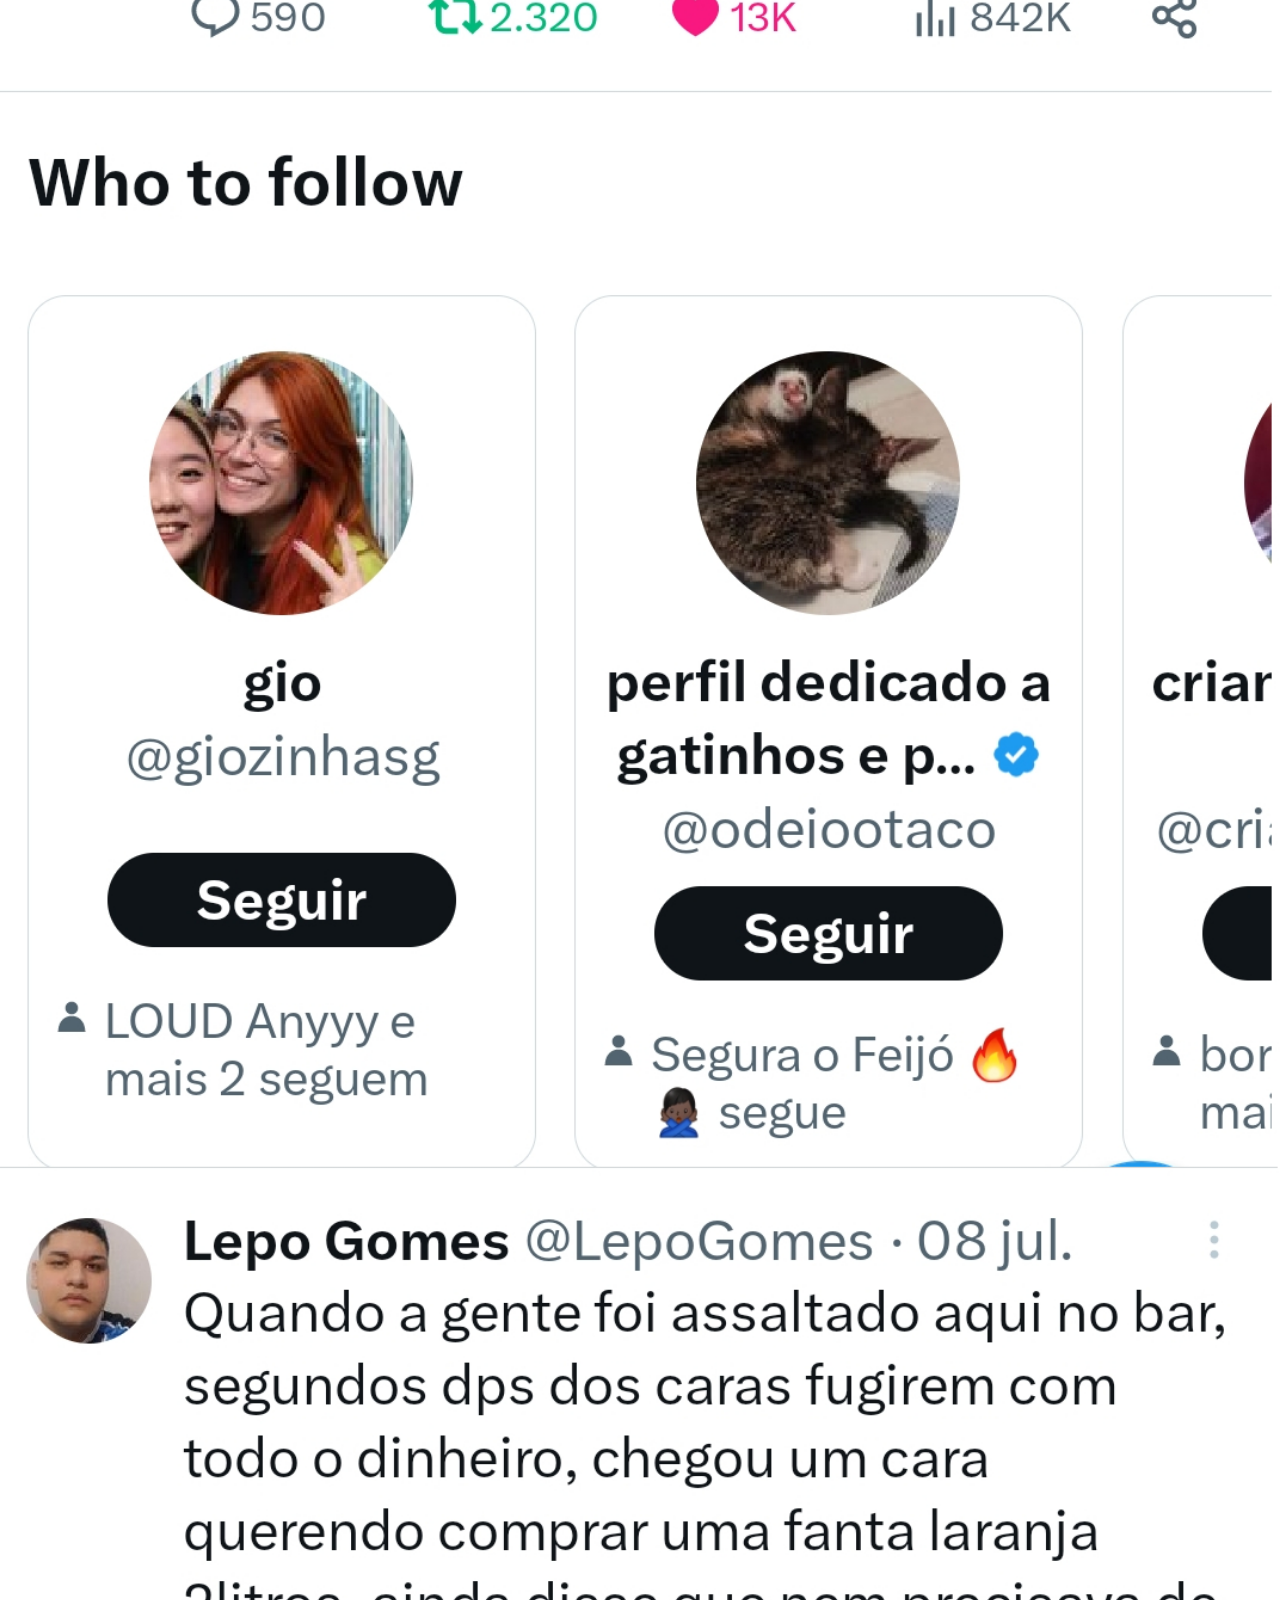
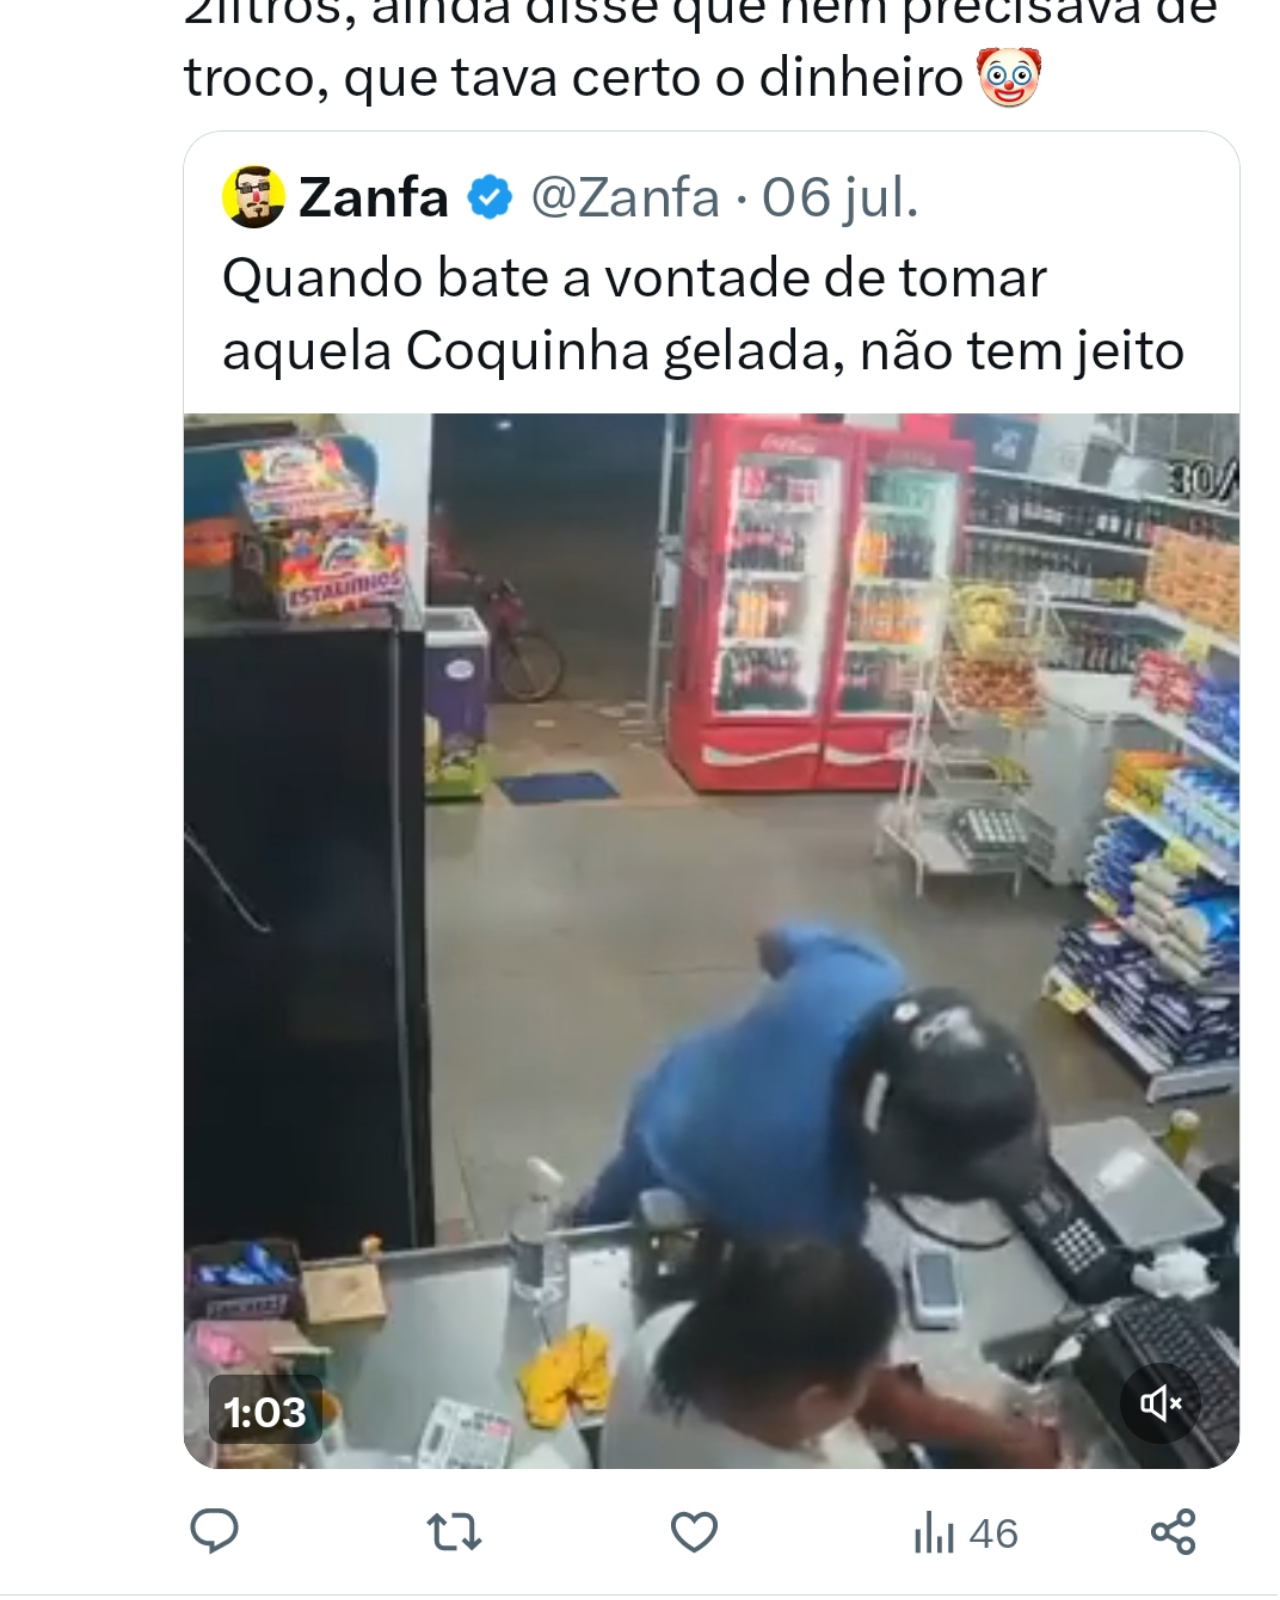
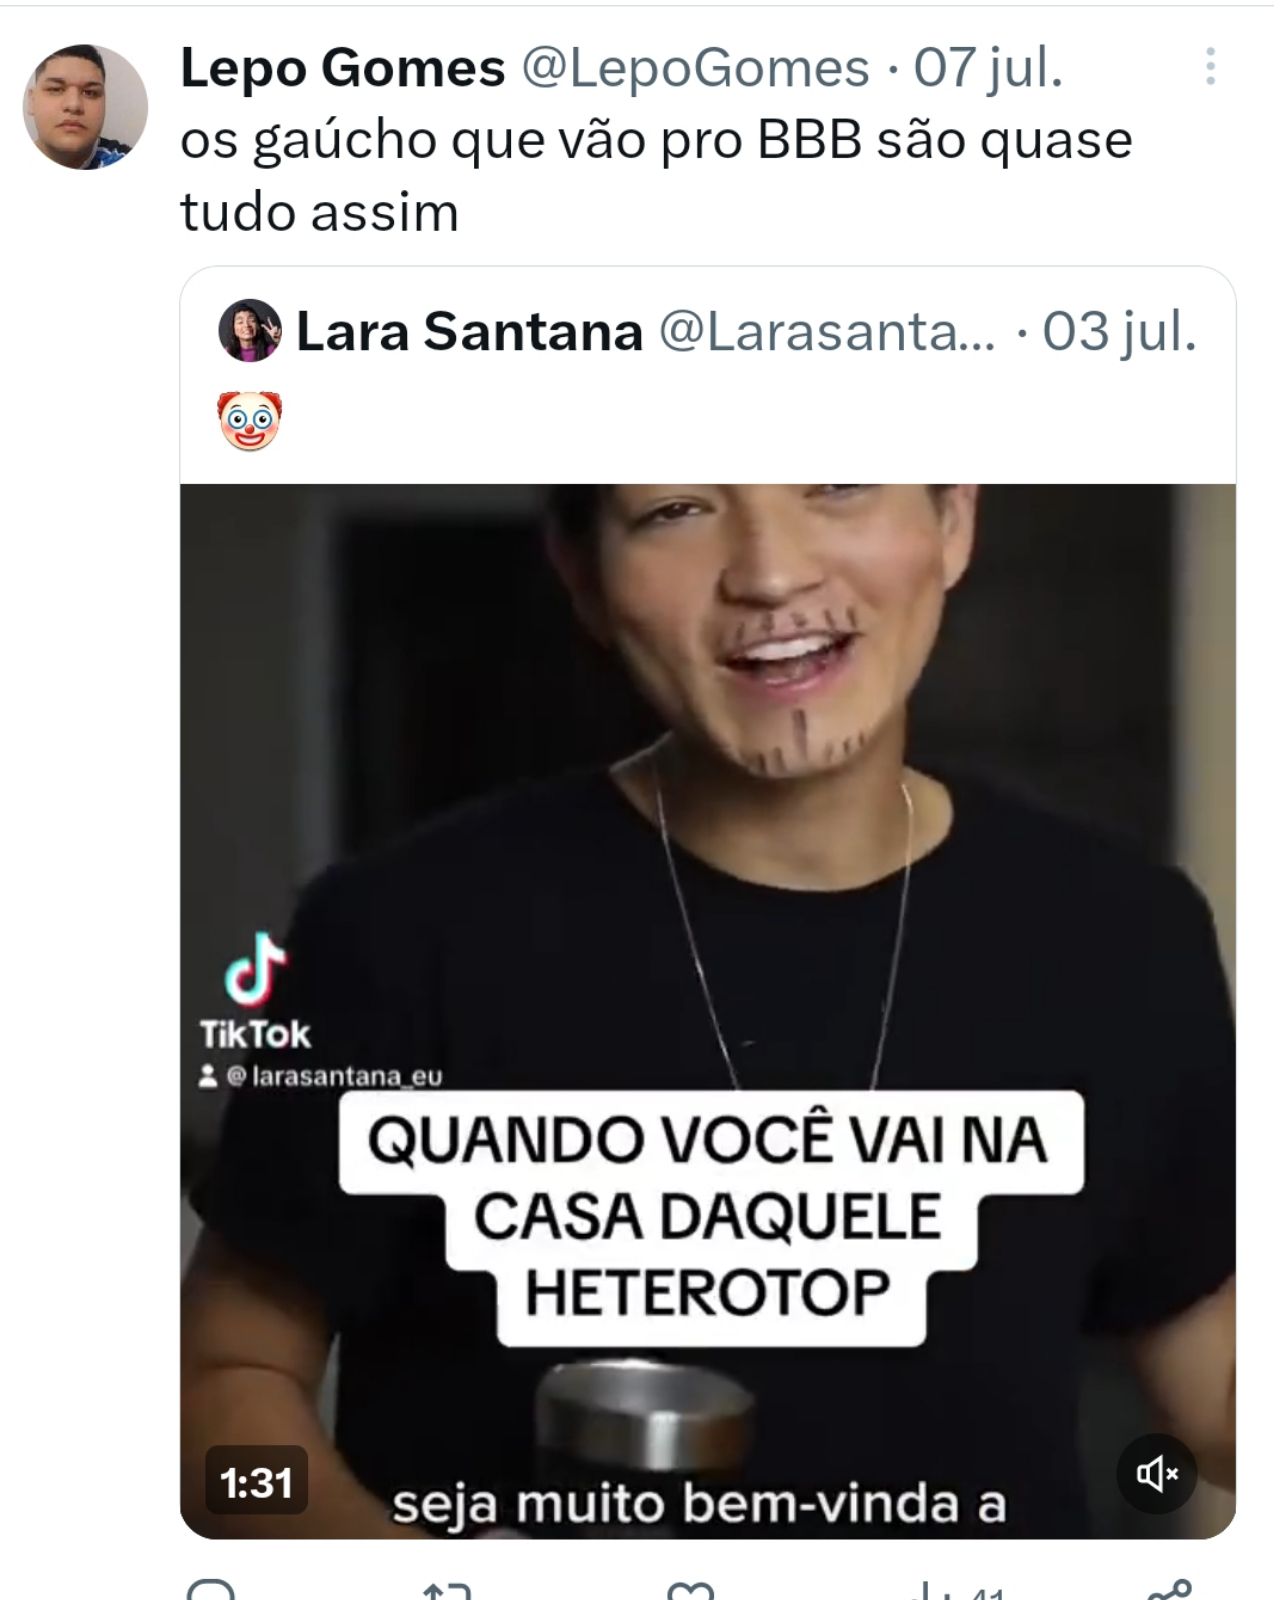
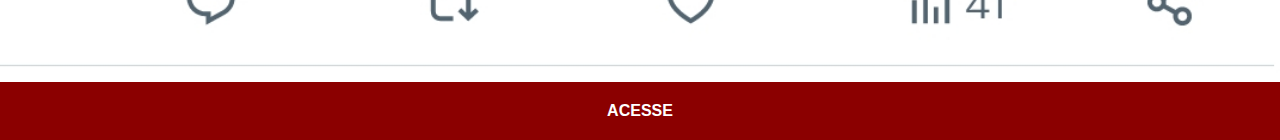
<file: twitter.html>
<!DOCTYPE html>
<html lang="pt-br">
<head>
    <meta charset="UTF-8">
    <meta name="viewport" content="width=device-width, initial-scale=1.0">
    <title>Twitter</title>
    <link rel="stylesheet" href="estilos/social.css">
</head>
<body>
    <img src="fotos/twitternova.jpg" alt="Twitter">
    <a href="https://twitter.com/LepoGomes" target="_blank">ACESSE</a>
</body>
</html>
</file>
<file: estilos/social.css>
@charset "UTF-8";

*{
    margin: 0px;
    padding: 0px;
    font-family: Arial, Helvetica, sans-serif;
}
::-webkit-scrollbar{
    width: 0px;
    height: 0px;
}
img{
    width: 100vw;

}
a{
    display: block;
    background-color: darkred;
    padding: 20px;
    text-align: center;
    font-weight: bold;
    color: white;
    text-decoration: none;
}
a:hover{
    background-color: red;
}
</file>
